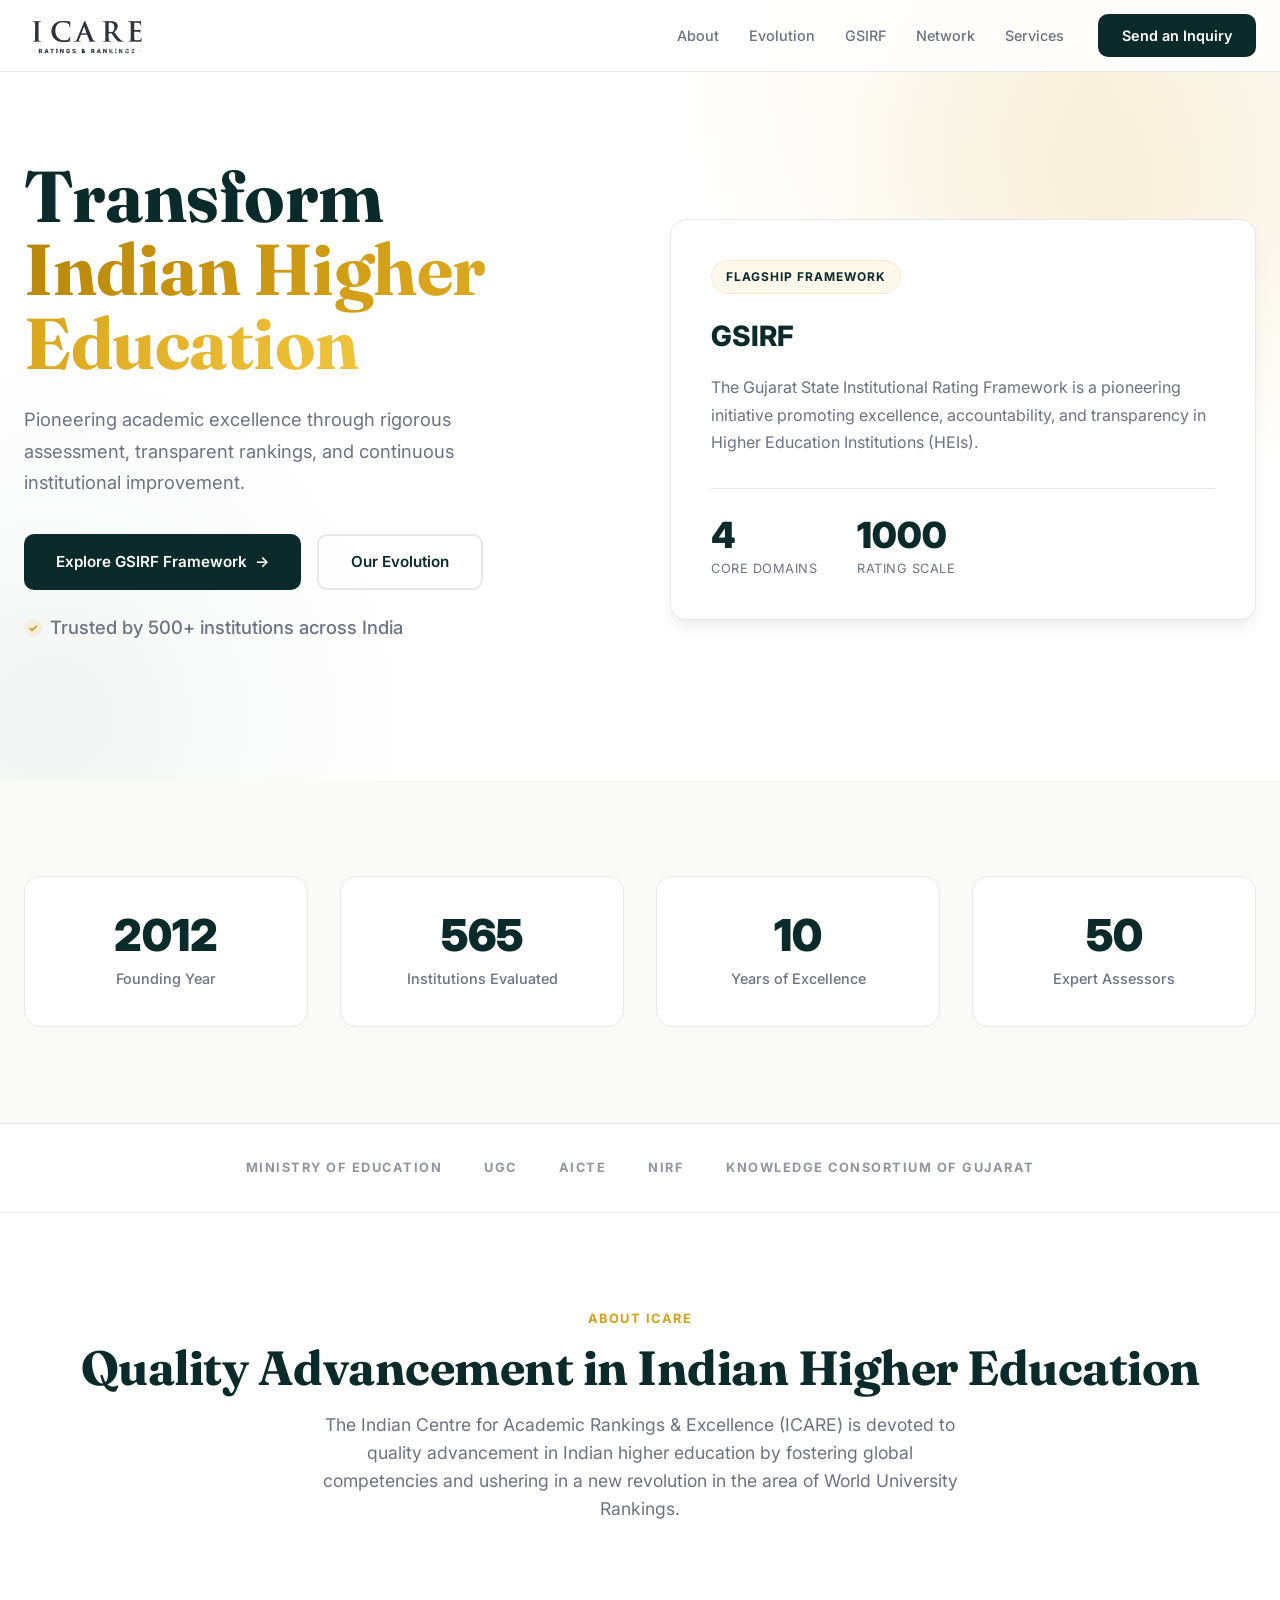
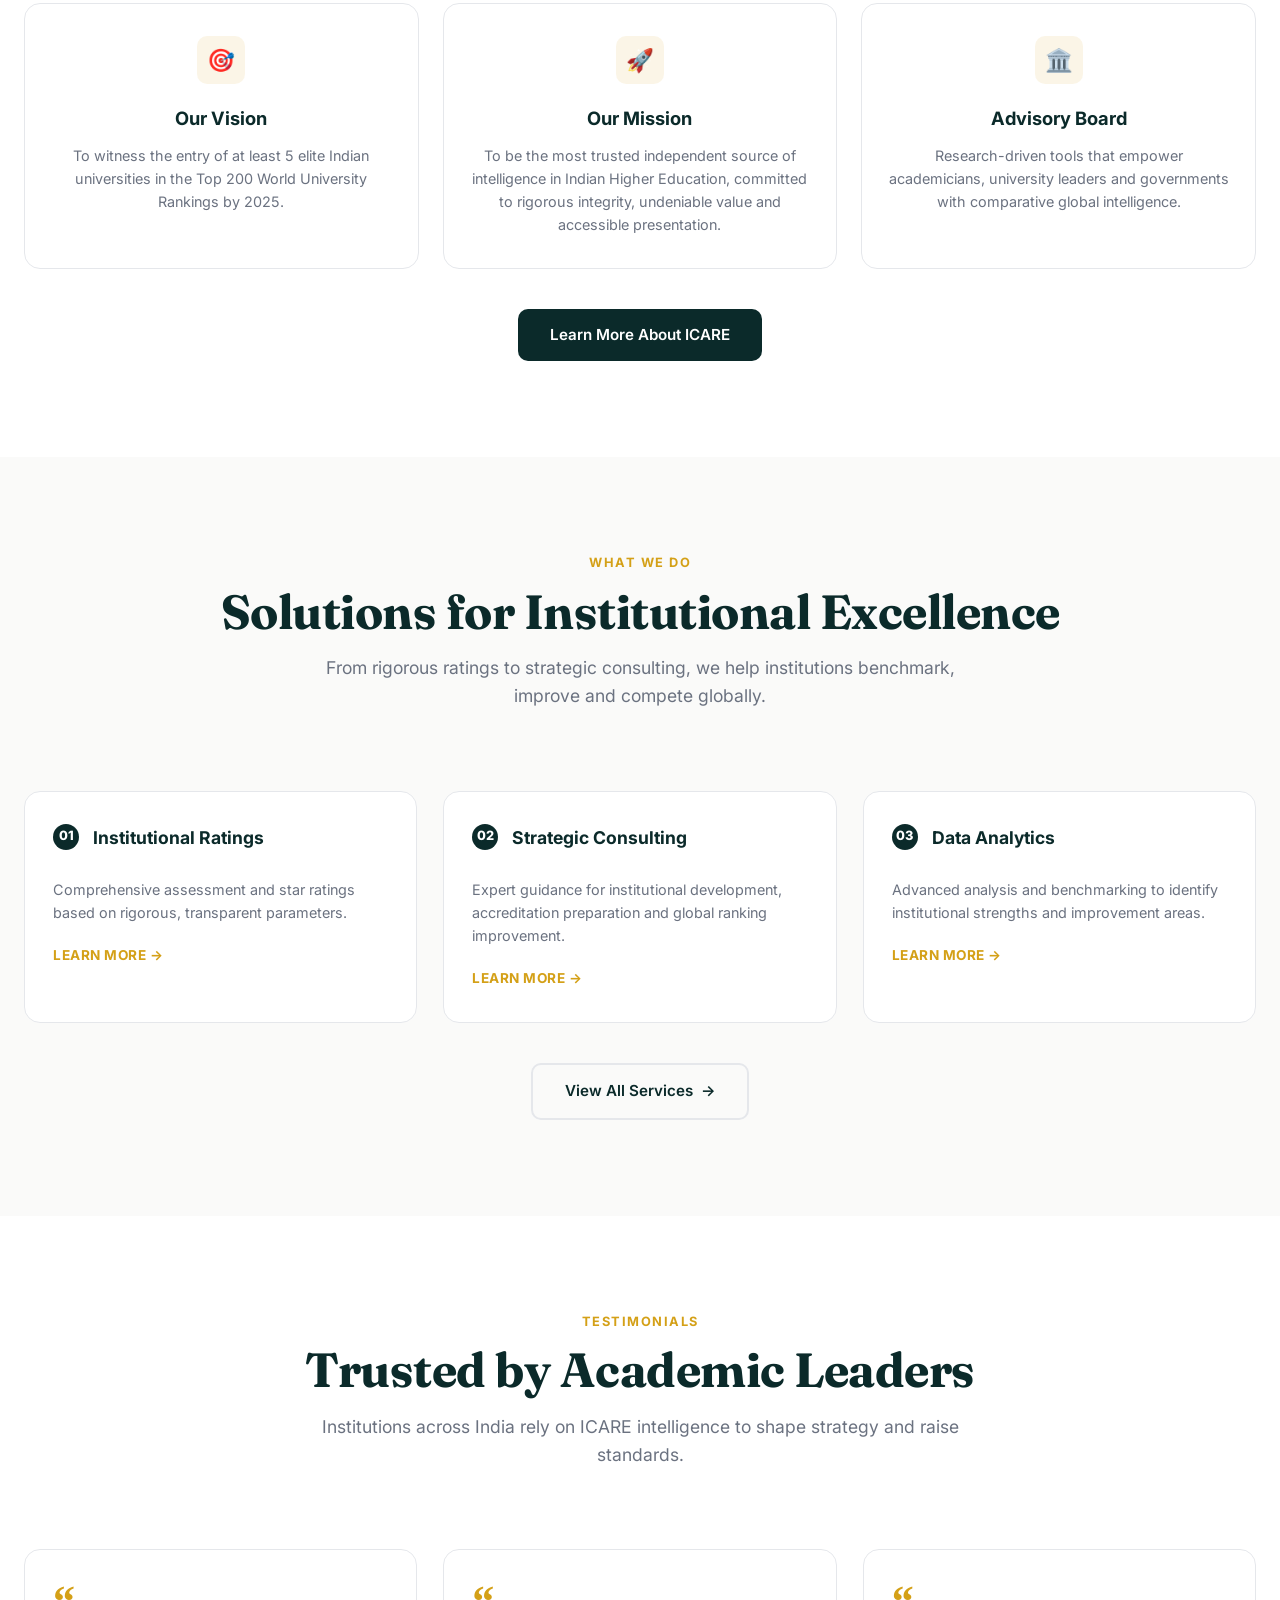
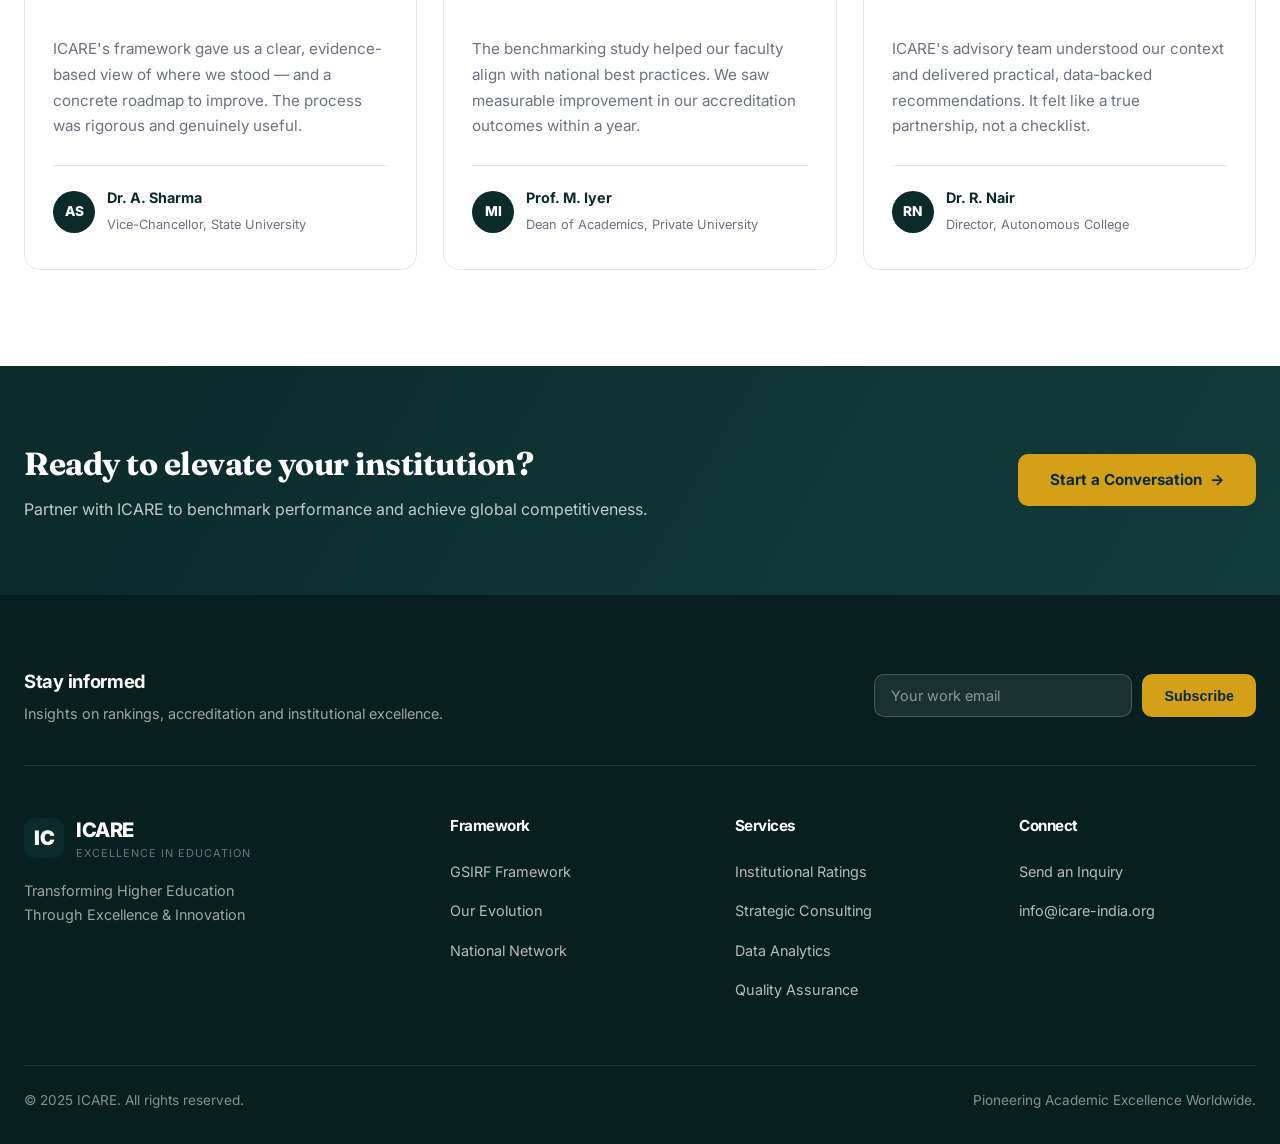
<file: index.html>
<!DOCTYPE html>
<html lang="en">
<head>
  <meta charset="UTF-8">
  <meta name="viewport" content="width=device-width, initial-scale=1.0">
  <title>ICARE | Indian Center for Academic Rankings & Excellence</title>
  <meta name="description" content="India's leading academic excellence authority. Pioneering academic excellence through rigorous assessment, transparent rankings, and continuous institutional improvement.">
  <link rel="preconnect" href="https://fonts.googleapis.com">
  <link rel="preconnect" href="https://fonts.gstatic.com" crossorigin>
  <link href="https://fonts.googleapis.com/css2?family=Fraunces:opsz,wght@9..144,600;9..144,700&family=Inter:wght@400;500;600;700;800;900&display=swap" rel="stylesheet">
  <link rel="icon" type="image/png" href="assets/images/icare-logo.png">
  <link rel="stylesheet" href="assets/css/style.css">
</head>
<body>

  <!-- Loading overlay -->
  <div class="loading-overlay" id="loadingOverlay">
    <div class="loading-inner">
      <img src="assets/images/icare-logo.png" alt="ICARE">
      <div class="loading-bar"><span></span></div>
    </div>
  </div>

  <!-- Header -->
  <header class="header" id="header">
    <div class="container">
      <a href="index.html" class="logo">
        <img src="assets/images/icare-logo.png" alt="ICARE — Excellence in Education" class="logo-img">
      </a>

      <nav class="nav">
        <ul class="nav-links">
          <li><a href="about.html">About</a></li>
          <li><a href="evolution.html">Evolution</a></li>
          <li><a href="gsirf.html">GSIRF</a></li>
          <li><a href="network.html">Network</a></li>
          <li><a href="services.html">Services</a></li>
        </ul>
        <a href="contact.html" class="nav-cta">Send an Inquiry</a>
      </nav>

      <button class="menu-btn" id="menuBtn" aria-label="Toggle menu">☰</button>
    </div>
  </header>

  <!-- Hero -->
  <section class="hero">
    <div class="container">
      <div class="hero-content fade-in" style="animation-delay:0.1s">
        <h1>Transform <span>Indian Higher Education</span></h1>
        <p>Pioneering academic excellence through rigorous assessment, transparent rankings, and continuous institutional improvement.</p>
        <div class="hero-cta">
          <a href="gsirf.html" class="btn btn-primary">Explore GSIRF Framework <span class="arrow">→</span></a>
          <a href="evolution.html" class="btn btn-outline">Our Evolution</a>
        </div>
        <p class="hero-note fade-in" style="animation-delay:0.45s">Trusted by 500+ institutions across India</p>
      </div>

      <div class="hero-visual fade-in" style="animation-delay:0.4s">
        <div class="hero-card">
          <div class="hero-badge">FLAGSHIP FRAMEWORK</div>
          <h3>GSIRF</h3>
          <p>The Gujarat State Institutional Rating Framework is a pioneering initiative promoting excellence, accountability, and transparency in Higher Education Institutions (HEIs).</p>
          <div class="stat-row">
            <div class="stat-item">
              <div class="stat-number">4</div>
              <div class="stat-label">Core Domains</div>
            </div>
            <div class="stat-item">
              <div class="stat-number">1000</div>
              <div class="stat-label">Rating Scale</div>
            </div>
          </div>
        </div>
      </div>
    </div>
  </section>

  <!-- Stats -->
  <section class="stats">
    <div class="container">
      <div class="stats-grid">
        <div class="stat-card fade-in">
          <div class="number">2012</div>
          <div class="label">Founding Year</div>
        </div>
        <div class="stat-card fade-in">
          <div class="number" data-count="565">0</div>
          <div class="label">Institutions Evaluated</div>
        </div>
        <div class="stat-card fade-in">
          <div class="number" data-count="10">0</div>
          <div class="label">Years of Excellence</div>
        </div>
        <div class="stat-card fade-in">
          <div class="number" data-count="50">0</div>
          <div class="label">Expert Assessors</div>
        </div>
      </div>
    </div>
  </section>

  <!-- Partners -->
  <section class="partners">
    <div class="container">
      <span>Ministry of Education</span>
      <span>UGC</span>
      <span>AICTE</span>
      <span>NIRF</span>
      <span>Knowledge Consortium of Gujarat</span>
    </div>
  </section>

  <!-- Overview -->
  <section class="section">
    <div class="container">
      <div class="section-header fade-in">
        <span class="kicker">About ICARE</span>
        <h2>Quality Advancement in Indian Higher Education</h2>
        <p>The Indian Centre for Academic Rankings &amp; Excellence (ICARE) is devoted to quality advancement in Indian higher education by fostering global competencies and ushering in a new revolution in the area of World University Rankings.</p>
      </div>
      <div class="framework-grid">
        <div class="framework-card fade-in">
          <div class="framework-icon">🎯</div>
          <h3>Our Vision</h3>
          <p>To witness the entry of at least 5 elite Indian universities in the Top 200 World University Rankings by 2025.</p>
        </div>
        <div class="framework-card fade-in" style="animation-delay:0.1s">
          <div class="framework-icon">🚀</div>
          <h3>Our Mission</h3>
          <p>To be the most trusted independent source of intelligence in Indian Higher Education, committed to rigorous integrity, undeniable value and accessible presentation.</p>
        </div>
        <div class="framework-card fade-in" style="animation-delay:0.2s">
          <div class="framework-icon">🏛️</div>
          <h3>Advisory Board</h3>
          <p>Research-driven tools that empower academicians, university leaders and governments with comparative global intelligence.</p>
        </div>
      </div>
      <div style="text-align:center;margin-top:40px;">
        <a href="about.html" class="btn btn-primary">Learn More About ICARE</a>
      </div>
    </div>
  </section>

  <!-- Services Preview -->
  <section class="section" style="background:var(--bg-off);">
    <div class="container">
      <div class="section-header fade-in">
        <span class="kicker">What We Do</span>
        <h2>Solutions for Institutional Excellence</h2>
        <p>From rigorous ratings to strategic consulting, we help institutions benchmark, improve and compete globally.</p>
      </div>
      <div class="services-grid">
        <div class="service-card fade-in">
          <div class="service-header">
            <div class="service-number">01</div>
            <div><h3>Institutional Ratings</h3></div>
          </div>
          <p>Comprehensive assessment and star ratings based on rigorous, transparent parameters.</p>
          <a href="services.html" class="service-link">Learn More →</a>
        </div>
        <div class="service-card fade-in" style="animation-delay:0.1s">
          <div class="service-header">
            <div class="service-number">02</div>
            <div><h3>Strategic Consulting</h3></div>
          </div>
          <p>Expert guidance for institutional development, accreditation preparation and global ranking improvement.</p>
          <a href="services.html" class="service-link">Learn More →</a>
        </div>
        <div class="service-card fade-in" style="animation-delay:0.2s">
          <div class="service-header">
            <div class="service-number">03</div>
            <div><h3>Data Analytics</h3></div>
          </div>
          <p>Advanced analysis and benchmarking to identify institutional strengths and improvement areas.</p>
          <a href="services.html" class="service-link">Learn More →</a>
        </div>
      </div>
      <div style="text-align:center;margin-top:40px;">
        <a href="services.html" class="btn btn-outline">View All Services <span class="arrow">→</span></a>
      </div>
    </div>
  </section>

  <!-- Testimonials -->
  <section class="section">
    <div class="container">
      <div class="section-header fade-in">
        <span class="kicker">Testimonials</span>
        <h2>Trusted by Academic Leaders</h2>
        <p>Institutions across India rely on ICARE intelligence to shape strategy and raise standards.</p>
      </div>
      <div class="testimonials-grid">
        <div class="testimonial-card fade-in">
          <div class="testimonial-quote-mark">&ldquo;</div>
          <p>ICARE's framework gave us a clear, evidence-based view of where we stood — and a concrete roadmap to improve. The process was rigorous and genuinely useful.</p>
          <div class="testimonial-author">
            <div class="testimonial-avatar">AS</div>
            <div>
              <h4>Dr. A. Sharma</h4>
              <span>Vice-Chancellor, State University</span>
            </div>
          </div>
        </div>
        <div class="testimonial-card fade-in" style="animation-delay:0.1s">
          <div class="testimonial-quote-mark">&ldquo;</div>
          <p>The benchmarking study helped our faculty align with national best practices. We saw measurable improvement in our accreditation outcomes within a year.</p>
          <div class="testimonial-author">
            <div class="testimonial-avatar">MI</div>
            <div>
              <h4>Prof. M. Iyer</h4>
              <span>Dean of Academics, Private University</span>
            </div>
          </div>
        </div>
        <div class="testimonial-card fade-in" style="animation-delay:0.2s">
          <div class="testimonial-quote-mark">&ldquo;</div>
          <p>ICARE's advisory team understood our context and delivered practical, data-backed recommendations. It felt like a true partnership, not a checklist.</p>
          <div class="testimonial-author">
            <div class="testimonial-avatar">RN</div>
            <div>
              <h4>Dr. R. Nair</h4>
              <span>Director, Autonomous College</span>
            </div>
          </div>
        </div>
      </div>
    </div>
  </section>

  <!-- CTA -->
  <section class="cta-band">
    <div class="container">
      <div>
        <h2>Ready to elevate your institution?</h2>
        <p>Partner with ICARE to benchmark performance and achieve global competitiveness.</p>
      </div>
      <a href="contact.html" class="btn btn-accent">Start a Conversation <span class="arrow">→</span></a>
    </div>
  </section>

  <!-- Footer -->
  <footer class="footer">
    <div class="container">
      <div class="footer-top">
        <div>
          <h4>Stay informed</h4>
          <p>Insights on rankings, accreditation and institutional excellence.</p>
        </div>
        <form class="newsletter-form" onsubmit="return false;">
          <input type="email" placeholder="Your work email" aria-label="Email address" required>
          <button type="submit">Subscribe</button>
        </form>
      </div>
      <div class="footer-grid">
        <div class="footer-brand">
          <a href="index.html" class="logo">
            <div class="logo-mark">IC</div>
            <div class="logo-wrapper">
              <div class="logo-text">ICARE</div>
              <div class="logo-sub">Excellence in Education</div>
            </div>
          </a>
          <p>Transforming Higher Education Through Excellence &amp; Innovation</p>
        </div>

        <div class="footer-col">
          <h4>Framework</h4>
          <ul>
            <li><a href="gsirf.html">GSIRF Framework</a></li>
            <li><a href="evolution.html">Our Evolution</a></li>
            <li><a href="network.html">National Network</a></li>
          </ul>
        </div>

        <div class="footer-col">
          <h4>Services</h4>
          <ul>
            <li><a href="services.html">Institutional Ratings</a></li>
            <li><a href="services.html">Strategic Consulting</a></li>
            <li><a href="services.html">Data Analytics</a></li>
            <li><a href="services.html">Quality Assurance</a></li>
          </ul>
        </div>

        <div class="footer-col">
          <h4>Connect</h4>
          <ul>
            <li><a href="contact.html">Send an Inquiry</a></li>
            <li><a href="mailto:info@icare-india.org">info@icare-india.org</a></li>
          </ul>
        </div>
      </div>

      <div class="footer-bottom">
        <span>© 2025 ICARE. All rights reserved.</span>
        <span>Pioneering Academic Excellence Worldwide.</span>
      </div>
    </div>
  </footer>

  <button class="back-to-top" id="backToTop" aria-label="Back to top">↑</button>

  <script src="assets/js/main.js"></script>
</body>
</html>
</file>
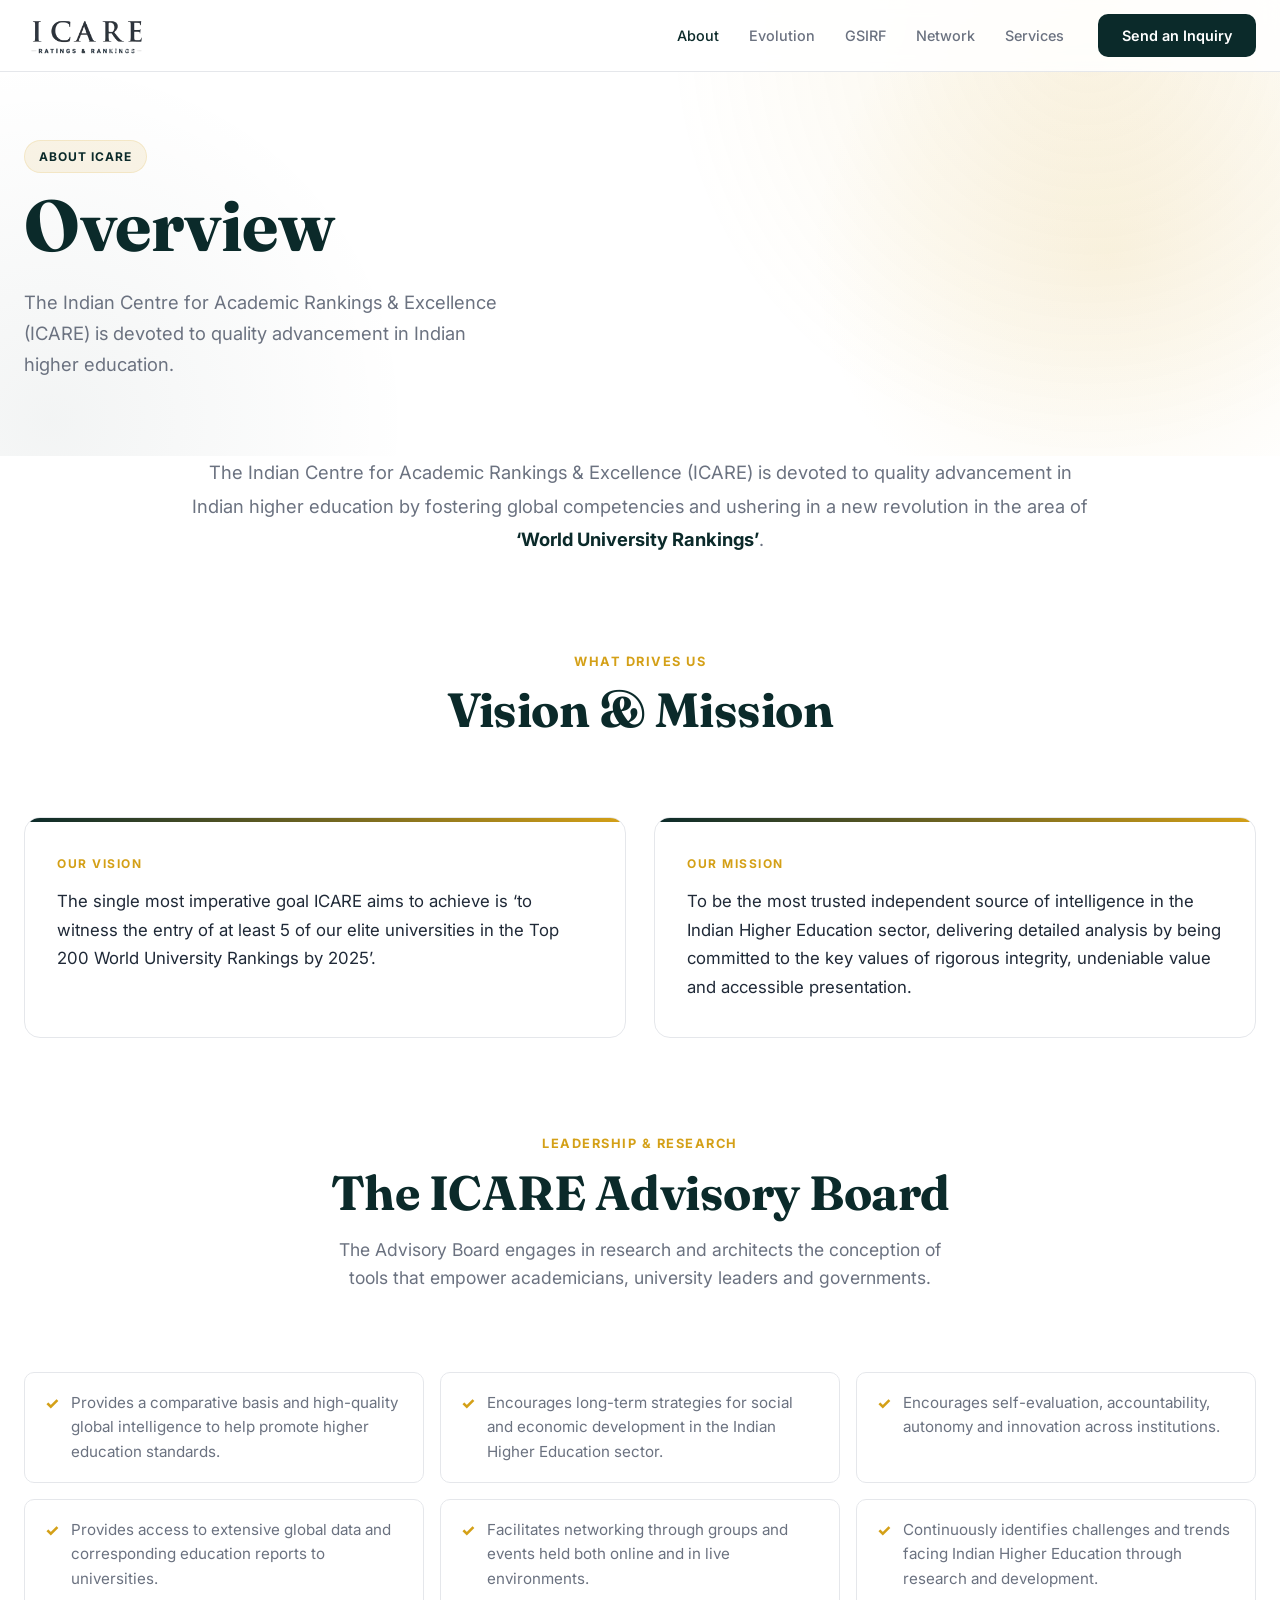
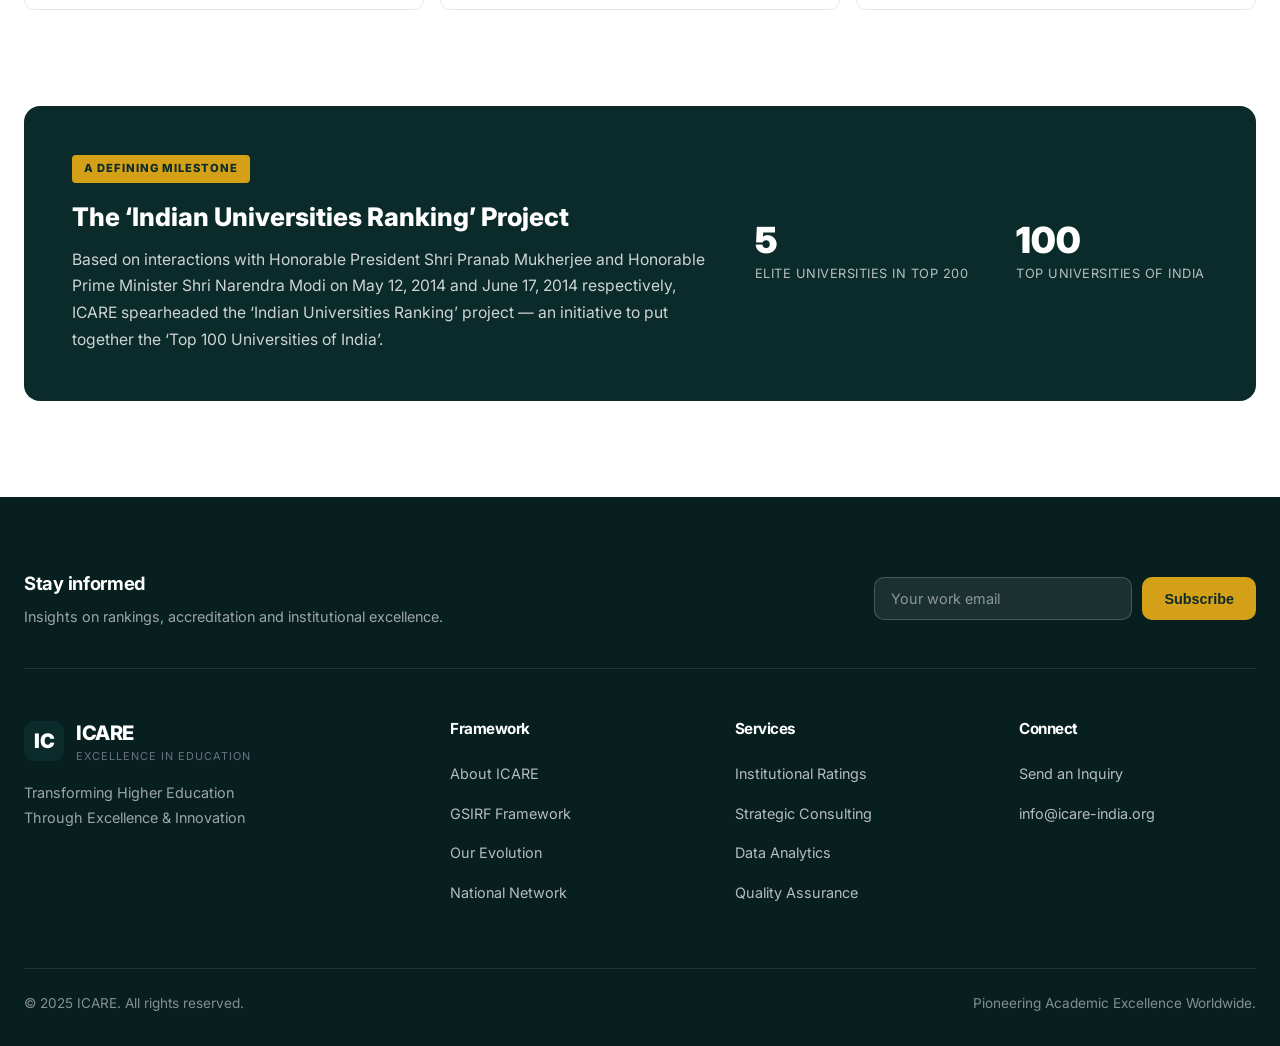
<file: about.html>
<!DOCTYPE html>
<html lang="en">
<head>
  <meta charset="UTF-8">
  <meta name="viewport" content="width=device-width, initial-scale=1.0">
  <title>About | ICARE — Indian Center for Academic Rankings & Excellence</title>
  <meta name="description" content="ICARE is devoted to quality advancement in Indian higher education by fostering global competencies and ushering in a new revolution in World University Rankings.">
  <link rel="preconnect" href="https://fonts.googleapis.com">
  <link rel="preconnect" href="https://fonts.gstatic.com" crossorigin>
  <link href="https://fonts.googleapis.com/css2?family=Fraunces:opsz,wght@9..144,600;9..144,700&family=Inter:wght@400;500;600;700;800;900&display=swap" rel="stylesheet">
  <link rel="icon" type="image/png" href="assets/images/icare-logo.png">
  <link rel="stylesheet" href="assets/css/style.css">
</head>
<body>

  <!-- Header -->
  <header class="header" id="header">
    <div class="container">
      <a href="index.html" class="logo">
        <img src="assets/images/icare-logo.png" alt="ICARE — Excellence in Education" class="logo-img">
      </a>

      <nav class="nav">
        <ul class="nav-links">
          <li><a href="about.html" class="active">About</a></li>
          <li><a href="evolution.html">Evolution</a></li>
          <li><a href="gsirf.html">GSIRF</a></li>
          <li><a href="network.html">Network</a></li>
          <li><a href="services.html">Services</a></li>
        </ul>
        <a href="contact.html" class="nav-cta">Send an Inquiry</a>
      </nav>

      <button class="menu-btn" id="menuBtn" aria-label="Toggle menu">☰</button>
    </div>
  </header>

  <!-- Page Hero -->
  <section class="hero" style="padding-top:140px;padding-bottom:40px;">
    <div class="container">
      <div class="hero-content fade-in" style="animation-delay:0.1s">
        <div style="display:inline-flex;align-items:center;gap:8px;background:var(--accent-light);color:var(--primary);font-size:0.75rem;font-weight:700;text-transform:uppercase;letter-spacing:1px;padding:6px 14px;border-radius:50px;border:1px solid rgba(212,160,23,0.15);margin-bottom:16px;">About ICARE</div>
        <h1>Overview</h1>
        <p>The Indian Centre for Academic Rankings &amp; Excellence (ICARE) is devoted to quality advancement in Indian higher education.</p>
      </div>
    </div>
  </section>

  <!-- Overview -->
  <section class="section" style="padding-top:0;">
    <div class="container">
      <p class="about-lead fade-in">The Indian Centre for Academic Rankings &amp; Excellence (ICARE) is devoted to quality advancement in Indian higher education by fostering global competencies and ushering in a new revolution in the area of <strong>‘World University Rankings’</strong>.</p>
    </div>
  </section>

  <!-- Vision & Mission -->
  <section class="section" style="padding-top:0;">
    <div class="container">
      <div class="section-header fade-in">
        <span class="kicker">What Drives Us</span>
        <h2>Vision &amp; Mission</h2>
      </div>
      <div class="vision-grid">
        <div class="vision-card fade-in" style="animation-delay:0.1s">
          <div class="label">Our Vision</div>
          <p>The single most imperative goal ICARE aims to achieve is ‘to witness the entry of at least 5 of our elite universities in the Top 200 World University Rankings by 2025’.</p>
        </div>
        <div class="vision-card fade-in" style="animation-delay:0.2s">
          <div class="label">Our Mission</div>
          <p>To be the most trusted independent source of intelligence in the Indian Higher Education sector, delivering detailed analysis by being committed to the key values of rigorous integrity, undeniable value and accessible presentation.</p>
        </div>
      </div>
    </div>
  </section>

  <!-- Advisory Board -->
  <section class="section" style="padding-top:0;">
    <div class="container">
      <div class="section-header fade-in">
        <span class="kicker">Leadership &amp; Research</span>
        <h2>The ICARE Advisory Board</h2>
        <p>The Advisory Board engages in research and architects the conception of tools that empower academicians, university leaders and governments.</p>
      </div>
      <ul class="about-list fade-in">
        <li>Provides a comparative basis and high-quality global intelligence to help promote higher education standards.</li>
        <li>Encourages long-term strategies for social and economic development in the Indian Higher Education sector.</li>
        <li>Encourages self-evaluation, accountability, autonomy and innovation across institutions.</li>
        <li>Provides access to extensive global data and corresponding education reports to universities.</li>
        <li>Facilitates networking through groups and events held both online and in live environments.</li>
        <li>Continuously identifies challenges and trends facing Indian Higher Education through research and development.</li>
      </ul>
    </div>
  </section>

  <!-- Milestone -->
  <section class="section" style="padding-top:0;">
    <div class="container">
      <div class="milestone-band fade-in">
        <div>
          <span class="milestone-tag">A Defining Milestone</span>
          <h3>The ‘Indian Universities Ranking’ Project</h3>
          <p>Based on interactions with Honorable President Shri Pranab Mukherjee and Honorable Prime Minister Shri Narendra Modi on May 12, 2014 and June 17, 2014 respectively, ICARE spearheaded the ‘Indian Universities Ranking’ project — an initiative to put together the ‘Top 100 Universities of India’.</p>
        </div>
        <div class="stat-row" style="border-top:none;padding-top:0;gap:48px;">
          <div class="stat-item">
            <div class="stat-number" style="color:#FFFFFF;">5</div>
            <div class="stat-label" style="color:rgba(255,255,255,0.7);">Elite Universities in Top 200</div>
          </div>
          <div class="stat-item">
            <div class="stat-number" style="color:#FFFFFF;">100</div>
            <div class="stat-label" style="color:rgba(255,255,255,0.7);">Top Universities of India</div>
          </div>
        </div>
      </div>
    </div>
  </section>

  <!-- Footer -->
  <footer class="footer">
    <div class="container">
      <div class="footer-top">
        <div>
          <h4>Stay informed</h4>
          <p>Insights on rankings, accreditation and institutional excellence.</p>
        </div>
        <form class="newsletter-form" onsubmit="return false;">
          <input type="email" placeholder="Your work email" aria-label="Email address" required>
          <button type="submit">Subscribe</button>
        </form>
      </div>
      <div class="footer-grid">
        <div class="footer-brand">
          <a href="index.html" class="logo">
            <div class="logo-mark">IC</div>
            <div class="logo-wrapper">
              <div class="logo-text">ICARE</div>
              <div class="logo-sub">Excellence in Education</div>
            </div>
          </a>
          <p>Transforming Higher Education Through Excellence &amp; Innovation</p>
        </div>

        <div class="footer-col">
          <h4>Framework</h4>
          <ul>
            <li><a href="about.html">About ICARE</a></li>
            <li><a href="gsirf.html">GSIRF Framework</a></li>
            <li><a href="evolution.html">Our Evolution</a></li>
            <li><a href="network.html">National Network</a></li>
          </ul>
        </div>

        <div class="footer-col">
          <h4>Services</h4>
          <ul>
            <li><a href="services.html">Institutional Ratings</a></li>
            <li><a href="services.html">Strategic Consulting</a></li>
            <li><a href="services.html">Data Analytics</a></li>
            <li><a href="services.html">Quality Assurance</a></li>
          </ul>
        </div>

        <div class="footer-col">
          <h4>Connect</h4>
          <ul>
            <li><a href="contact.html">Send an Inquiry</a></li>
            <li><a href="mailto:info@icare-india.org">info@icare-india.org</a></li>
          </ul>
        </div>
      </div>

      <div class="footer-bottom">
        <span>© 2025 ICARE. All rights reserved.</span>
        <span>Pioneering Academic Excellence Worldwide.</span>
      </div>
    </div>
  </footer>

  <button class="back-to-top" id="backToTop" aria-label="Back to top">↑</button>

  <script src="assets/js/main.js"></script>
</body>
</html>
</file>
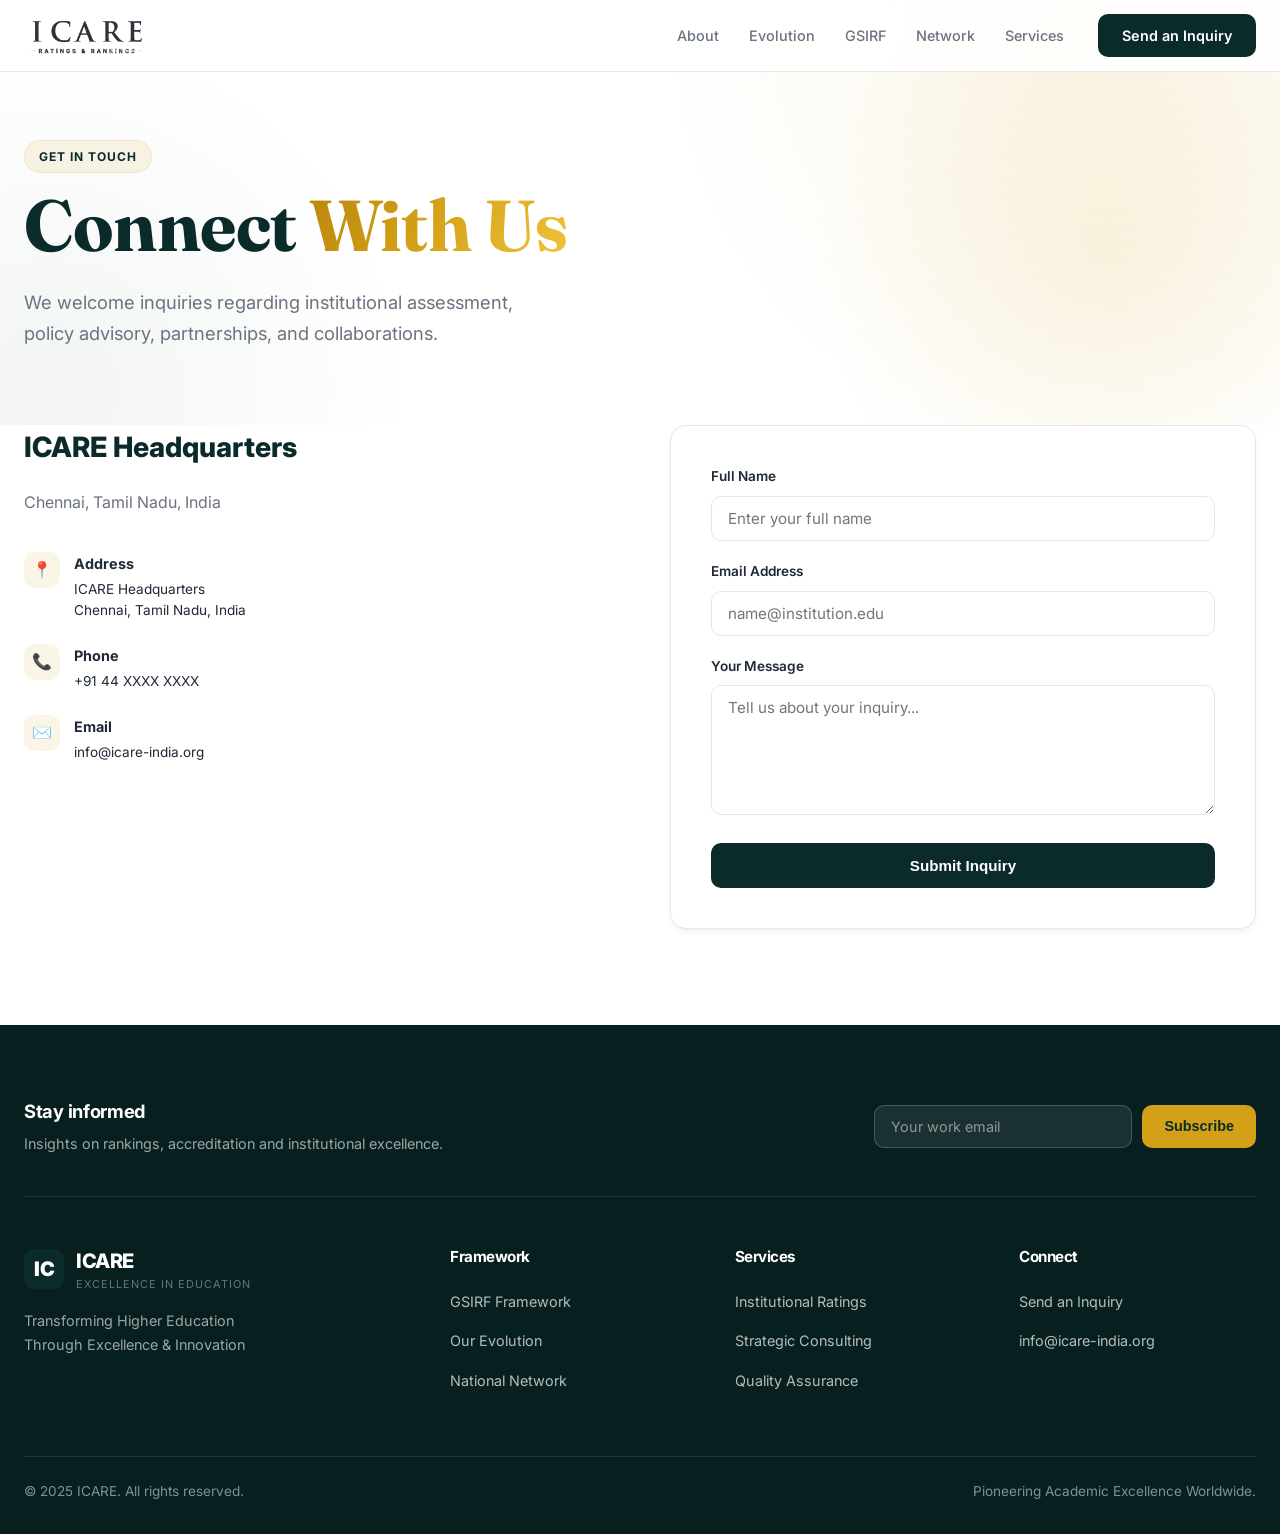
<file: contact.html>
<!DOCTYPE html>
<html lang="en">
<head>
  <meta charset="UTF-8">
  <meta name="viewport" content="width=device-width, initial-scale=1.0">
  <title>Contact | ICARE — Indian Center for Academic Rankings & Excellence</title>
  <meta name="description" content="Get in touch with ICARE for institutional assessment, policy advisory, partnerships, and collaborations.">
  <link rel="preconnect" href="https://fonts.googleapis.com">
  <link rel="preconnect" href="https://fonts.gstatic.com" crossorigin>
  <link href="https://fonts.googleapis.com/css2?family=Fraunces:opsz,wght@9..144,600;9..144,700&family=Inter:wght@400;500;600;700;800;900&display=swap" rel="stylesheet">
  <link rel="icon" type="image/png" href="assets/images/icare-logo.png">
  <link rel="stylesheet" href="assets/css/style.css">
</head>
<body>

  <!-- Header -->
  <header class="header" id="header">
    <div class="container">
      <a href="index.html" class="logo">
        <img src="assets/images/icare-logo.png" alt="ICARE — Excellence in Education" class="logo-img">
      </a>

      <nav class="nav">
        <ul class="nav-links">
          <li><a href="about.html">About</a></li>
          <li><a href="evolution.html">Evolution</a></li>
          <li><a href="gsirf.html">GSIRF</a></li>
          <li><a href="network.html">Network</a></li>
          <li><a href="services.html">Services</a></li>
        </ul>
        <a href="#contactForm" class="nav-cta">Send an Inquiry</a>
      </nav>

      <button class="menu-btn" id="menuBtn" aria-label="Toggle menu">☰</button>
    </div>
  </header>

  <!-- Page Hero -->
  <section class="hero" style="padding-top:140px;padding-bottom:40px;">
    <div class="container">
      <div class="hero-content fade-in" style="animation-delay:0.1s">
        <div style="display:inline-flex;align-items:center;gap:8px;background:var(--accent-light);color:var(--primary);font-size:0.75rem;font-weight:700;text-transform:uppercase;letter-spacing:1px;padding:6px 14px;border-radius:50px;border:1px solid rgba(212,160,23,0.15);margin-bottom:16px;">Get in Touch</div>
        <h1>Connect <span>With Us</span></h1>
        <p>We welcome inquiries regarding institutional assessment, policy advisory, partnerships, and collaborations.</p>
      </div>
    </div>
  </section>

  <!-- Contact -->
  <section class="section" style="padding-top:0;">
    <div class="container">
      <div class="contact-wrapper">
        <div class="contact-info fade-in" style="animation-delay:0.1s">
          <h3>ICARE Headquarters</h3>
          <p>Chennai, Tamil Nadu, India</p>

          <div class="contact-item">
            <div class="contact-icon">📍</div>
            <div>
              <h4>Address</h4>
              <p>ICARE Headquarters<br>Chennai, Tamil Nadu, India</p>
            </div>
          </div>

          <div class="contact-item">
            <div class="contact-icon">📞</div>
            <div>
              <h4>Phone</h4>
              <p>+91 44 XXXX XXXX</p>
            </div>
          </div>

          <div class="contact-item">
            <div class="contact-icon">✉️</div>
            <div>
              <h4>Email</h4>
              <p>info@icare-india.org</p>
            </div>
          </div>
        </div>

        <div class="contact-form fade-in" style="animation-delay:0.2s">
          <form id="contactForm">
            <div class="form-group">
              <label for="name">Full Name</label>
              <input type="text" id="name" name="name" placeholder="Enter your full name" required>
            </div>
            <div class="form-group">
              <label for="email">Email Address</label>
              <input type="email" id="email" name="email" placeholder="name@institution.edu" required>
            </div>
            <div class="form-group">
              <label for="message">Your Message</label>
              <textarea id="message" name="message" placeholder="Tell us about your inquiry..." required></textarea>
            </div>
            <button type="submit" class="btn btn-primary" style="width:100%;">Submit Inquiry</button>
          </form>
        </div>
      </div>
    </div>
  </section>

  <!-- Footer -->
  <footer class="footer">
    <div class="container">
      <div class="footer-top">
        <div>
          <h4>Stay informed</h4>
          <p>Insights on rankings, accreditation and institutional excellence.</p>
        </div>
        <form class="newsletter-form" onsubmit="return false;">
          <input type="email" placeholder="Your work email" aria-label="Email address" required>
          <button type="submit">Subscribe</button>
        </form>
      </div>
      <div class="footer-grid">
        <div class="footer-brand">
          <a href="index.html" class="logo">
            <div class="logo-mark">IC</div>
            <div class="logo-wrapper">
              <div class="logo-text">ICARE</div>
              <div class="logo-sub">Excellence in Education</div>
            </div>
          </a>
          <p>Transforming Higher Education Through Excellence &amp; Innovation</p>
        </div>

        <div class="footer-col">
          <h4>Framework</h4>
          <ul>
            <li><a href="gsirf.html">GSIRF Framework</a></li>
            <li><a href="evolution.html">Our Evolution</a></li>
            <li><a href="network.html">National Network</a></li>
          </ul>
        </div>

        <div class="footer-col">
          <h4>Services</h4>
          <ul>
            <li><a href="services.html">Institutional Ratings</a></li>
            <li><a href="services.html">Strategic Consulting</a></li>
            <li><a href="services.html">Quality Assurance</a></li>
          </ul>
        </div>

        <div class="footer-col">
          <h4>Connect</h4>
          <ul>
            <li><a href="contact.html">Send an Inquiry</a></li>
            <li><a href="mailto:info@icare-india.org">info@icare-india.org</a></li>
          </ul>
        </div>
      </div>

      <div class="footer-bottom">
        <span>© 2025 ICARE. All rights reserved.</span>
        <span>Pioneering Academic Excellence Worldwide.</span>
      </div>
    </div>
  </footer>

  <button class="back-to-top" id="backToTop" aria-label="Back to top">↑</button>

  <script src="assets/js/main.js"></script>
</body>
</html>
</file>
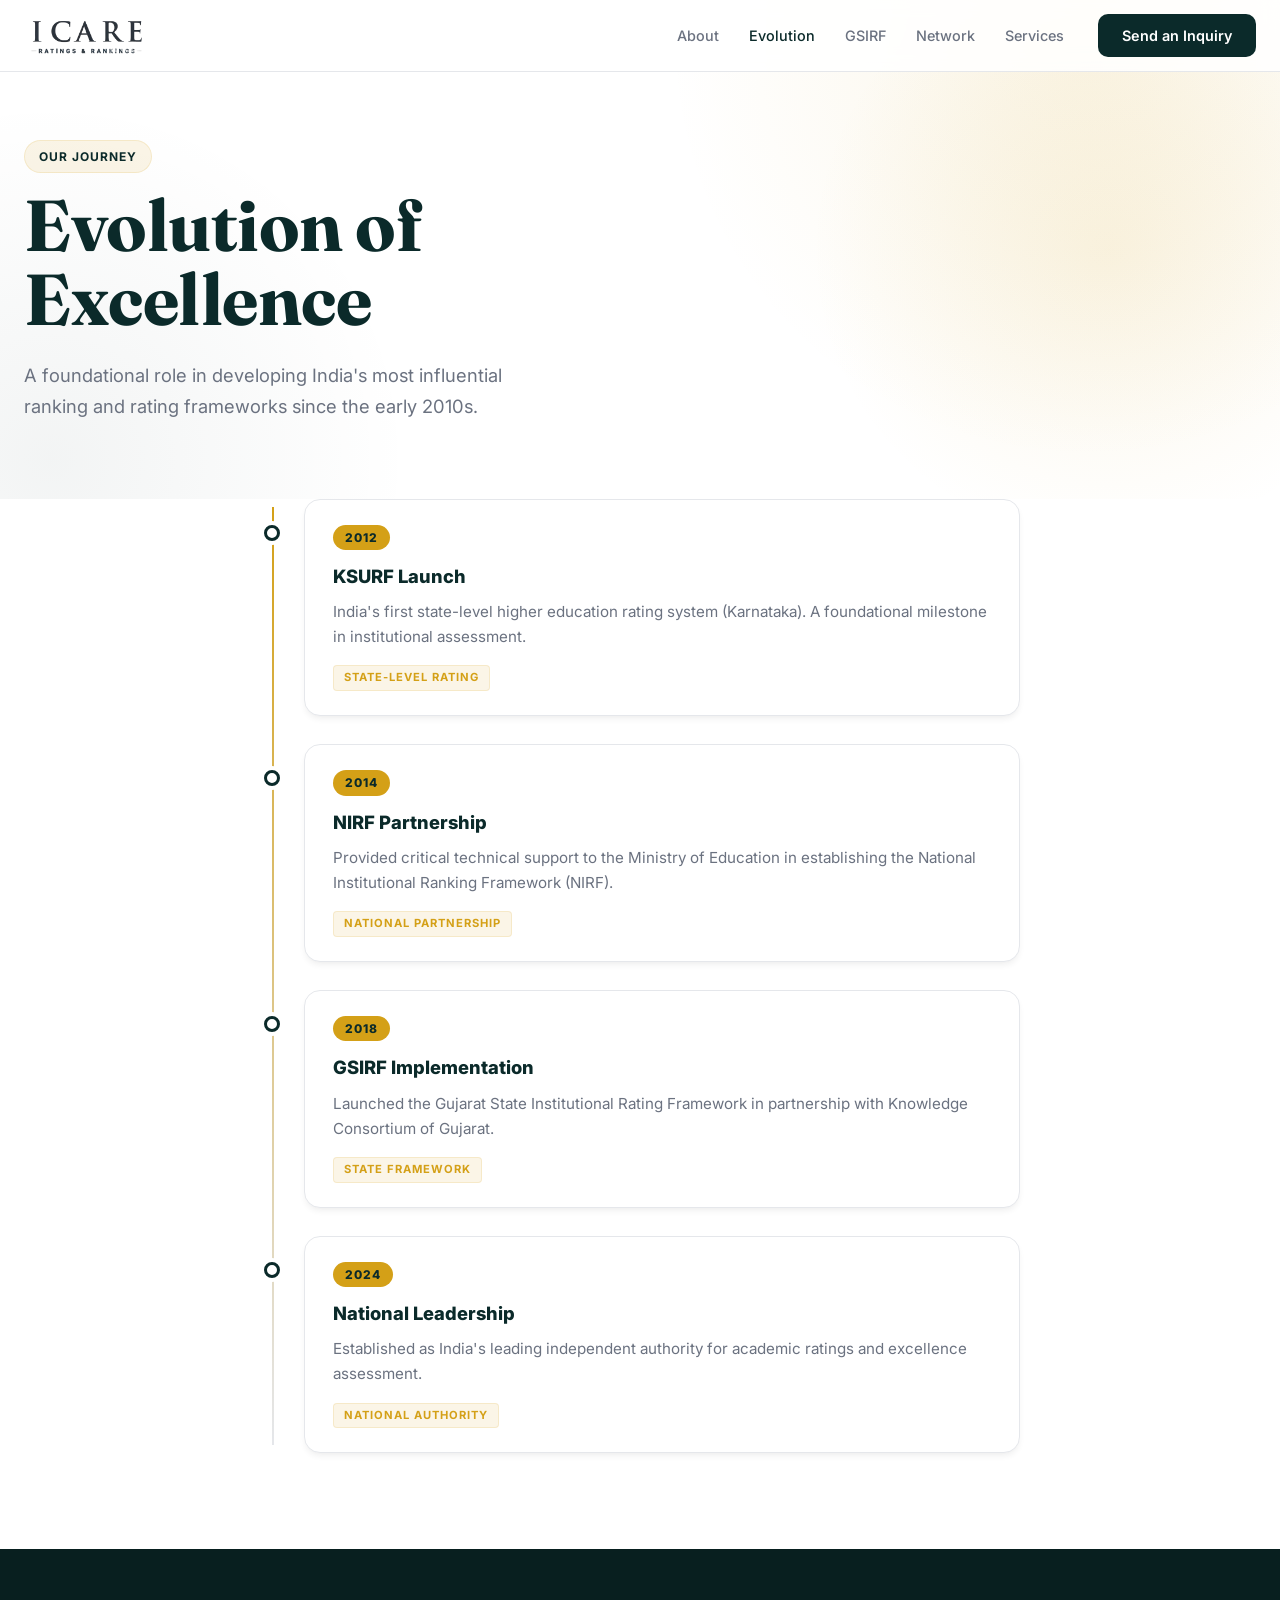
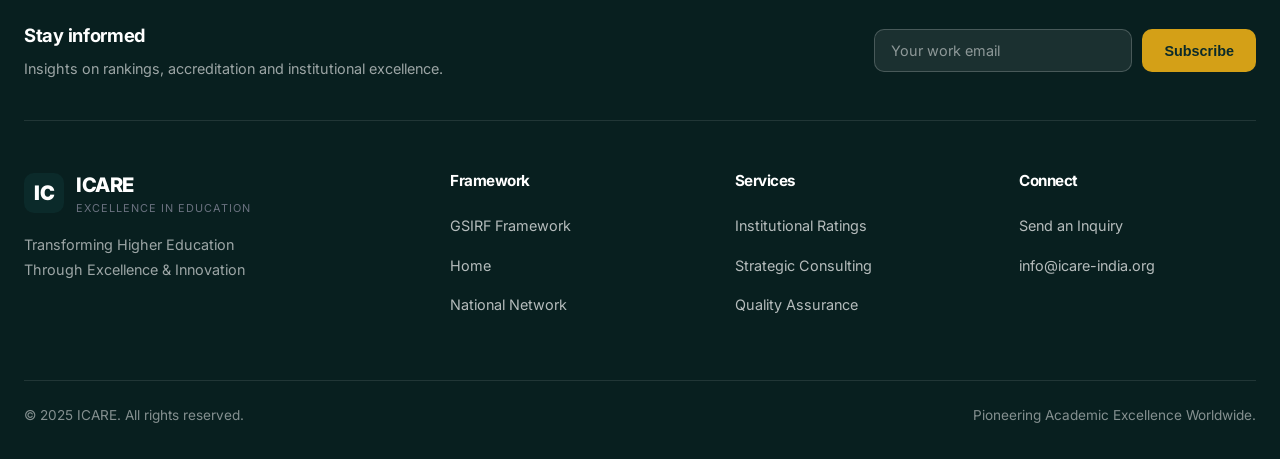
<file: evolution.html>
<!DOCTYPE html>
<html lang="en">
<head>
  <meta charset="UTF-8">
  <meta name="viewport" content="width=device-width, initial-scale=1.0">
  <title>Evolution | ICARE — Indian Center for Academic Rankings & Excellence</title>
  <meta name="description" content="Our journey from 2012 to national leadership. KSURF launch, NIRF partnership, GSIRF implementation.">
  <link rel="preconnect" href="https://fonts.googleapis.com">
  <link rel="preconnect" href="https://fonts.gstatic.com" crossorigin>
  <link href="https://fonts.googleapis.com/css2?family=Fraunces:opsz,wght@9..144,600;9..144,700&family=Inter:wght@400;500;600;700;800;900&display=swap" rel="stylesheet">
  <link rel="icon" type="image/png" href="assets/images/icare-logo.png">
  <link rel="stylesheet" href="assets/css/style.css">
</head>
<body>

  <!-- Header -->
  <header class="header" id="header">
    <div class="container">
      <a href="index.html" class="logo">
        <img src="assets/images/icare-logo.png" alt="ICARE — Excellence in Education" class="logo-img">
      </a>

      <nav class="nav">
        <ul class="nav-links">
          <li><a href="about.html">About</a></li>
          <li><a href="evolution.html" class="active">Evolution</a></li>
          <li><a href="gsirf.html">GSIRF</a></li>
          <li><a href="network.html">Network</a></li>
          <li><a href="services.html">Services</a></li>
        </ul>
        <a href="contact.html" class="nav-cta">Send an Inquiry</a>
      </nav>

      <button class="menu-btn" id="menuBtn" aria-label="Toggle menu">☰</button>
    </div>
  </header>

  <!-- Page Hero -->
  <section class="hero" style="padding-top:140px;padding-bottom:40px;">
    <div class="container">
      <div class="hero-content fade-in" style="animation-delay:0.1s">
        <div style="display:inline-flex;align-items:center;gap:8px;background:var(--accent-light);color:var(--primary);font-size:0.75rem;font-weight:700;text-transform:uppercase;letter-spacing:1px;padding:6px 14px;border-radius:50px;border:1px solid rgba(212,160,23,0.15);margin-bottom:16px;">Our Journey</div>
        <h1>Evolution of Excellence</h1>
        <p>A foundational role in developing India's most influential ranking and rating frameworks since the early 2010s.</p>
      </div>
    </div>
  </section>

  <!-- Timeline -->
  <section class="section" style="padding-top:0;">
    <div class="container">
      <div class="timeline fade-in" style="animation-delay:0.2s">

        <div class="timeline-item">
          <div class="timeline-marker"></div>
          <div class="timeline-card">
            <span class="timeline-year">2012</span>
            <h4>KSURF Launch</h4>
            <p>India's first state-level higher education rating system (Karnataka). A foundational milestone in institutional assessment.</p>
            <span class="timeline-tag">State-Level Rating</span>
          </div>
        </div>

        <div class="timeline-item">
          <div class="timeline-marker"></div>
          <div class="timeline-card">
            <span class="timeline-year">2014</span>
            <h4>NIRF Partnership</h4>
            <p>Provided critical technical support to the Ministry of Education in establishing the National Institutional Ranking Framework (NIRF).</p>
            <span class="timeline-tag">National Partnership</span>
          </div>
        </div>

        <div class="timeline-item">
          <div class="timeline-marker"></div>
          <div class="timeline-card">
            <span class="timeline-year">2018</span>
            <h4>GSIRF Implementation</h4>
            <p>Launched the Gujarat State Institutional Rating Framework in partnership with Knowledge Consortium of Gujarat.</p>
            <span class="timeline-tag">State Framework</span>
          </div>
        </div>

        <div class="timeline-item">
          <div class="timeline-marker"></div>
          <div class="timeline-card">
            <span class="timeline-year">2024</span>
            <h4>National Leadership</h4>
            <p>Established as India's leading independent authority for academic ratings and excellence assessment.</p>
            <span class="timeline-tag">National Authority</span>
          </div>
        </div>

      </div>
    </div>
  </section>

  <!-- Footer -->
  <footer class="footer">
    <div class="container">
      <div class="footer-top">
        <div>
          <h4>Stay informed</h4>
          <p>Insights on rankings, accreditation and institutional excellence.</p>
        </div>
        <form class="newsletter-form" onsubmit="return false;">
          <input type="email" placeholder="Your work email" aria-label="Email address" required>
          <button type="submit">Subscribe</button>
        </form>
      </div>
      <div class="footer-grid">
        <div class="footer-brand">
          <a href="index.html" class="logo">
            <div class="logo-mark">IC</div>
            <div class="logo-wrapper">
              <div class="logo-text">ICARE</div>
              <div class="logo-sub">Excellence in Education</div>
            </div>
          </a>
          <p>Transforming Higher Education Through Excellence &amp; Innovation</p>
        </div>

        <div class="footer-col">
          <h4>Framework</h4>
          <ul>
            <li><a href="gsirf.html">GSIRF Framework</a></li>
            <li><a href="index.html">Home</a></li>
            <li><a href="network.html">National Network</a></li>
          </ul>
        </div>

        <div class="footer-col">
          <h4>Services</h4>
          <ul>
            <li><a href="services.html">Institutional Ratings</a></li>
            <li><a href="services.html">Strategic Consulting</a></li>
            <li><a href="services.html">Quality Assurance</a></li>
          </ul>
        </div>

        <div class="footer-col">
          <h4>Connect</h4>
          <ul>
            <li><a href="contact.html">Send an Inquiry</a></li>
            <li><a href="mailto:info@icare-india.org">info@icare-india.org</a></li>
          </ul>
        </div>
      </div>

      <div class="footer-bottom">
        <span>© 2025 ICARE. All rights reserved.</span>
        <span>Pioneering Academic Excellence Worldwide.</span>
      </div>
    </div>
  </footer>

  <button class="back-to-top" id="backToTop" aria-label="Back to top">↑</button>

  <script src="assets/js/main.js"></script>
</body>
</html>
</file>
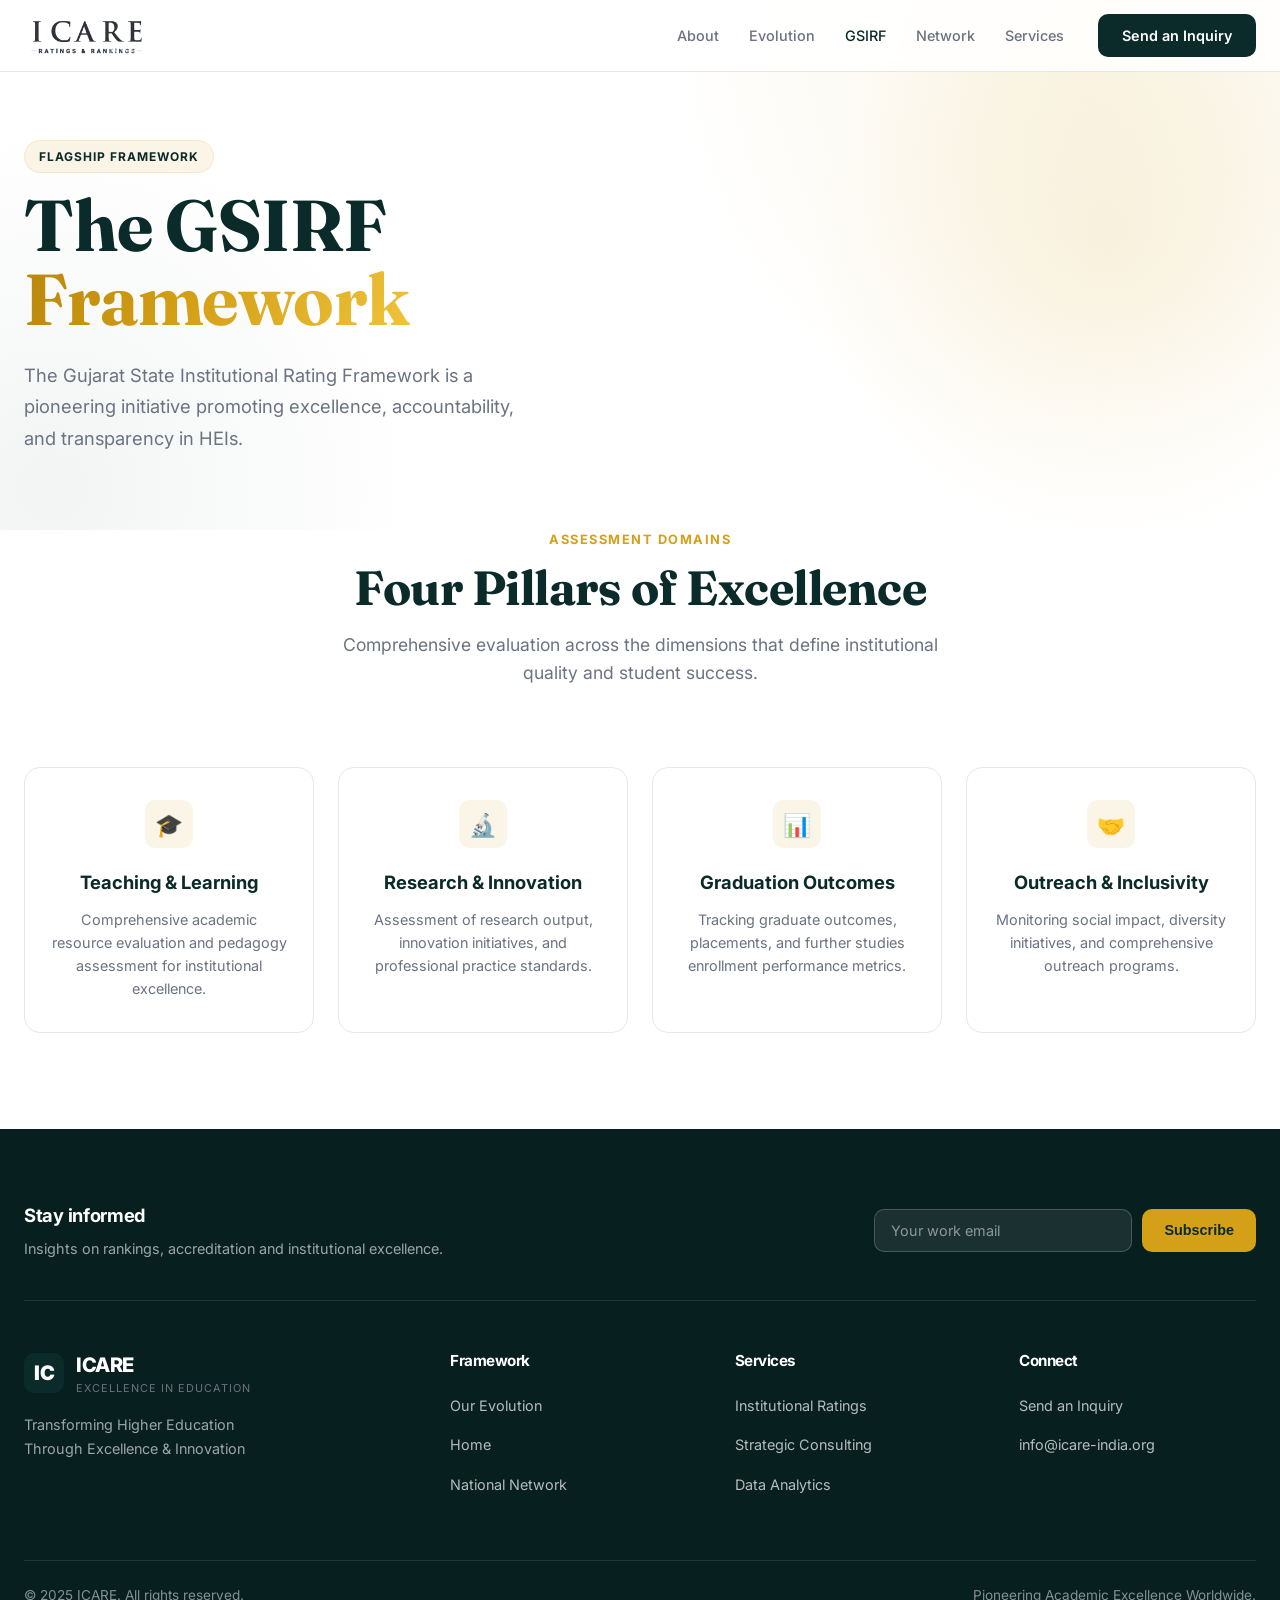
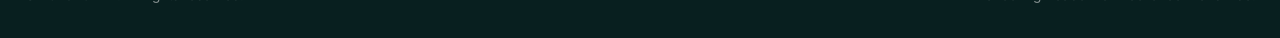
<file: gsirf.html>
<!DOCTYPE html>
<html lang="en">
<head>
  <meta charset="UTF-8">
  <meta name="viewport" content="width=device-width, initial-scale=1.0">
  <title>GSIRF Framework | ICARE — Indian Center for Academic Rankings & Excellence</title>
  <meta name="description" content="The Gujarat State Institutional Rating Framework — Teaching & Learning, Research & Innovation, Graduation Outcomes, Outreach & Inclusivity.">
  <link rel="preconnect" href="https://fonts.googleapis.com">
  <link rel="preconnect" href="https://fonts.gstatic.com" crossorigin>
  <link href="https://fonts.googleapis.com/css2?family=Fraunces:opsz,wght@9..144,600;9..144,700&family=Inter:wght@400;500;600;700;800;900&display=swap" rel="stylesheet">
  <link rel="icon" type="image/png" href="assets/images/icare-logo.png">
  <link rel="stylesheet" href="assets/css/style.css">
</head>
<body>

  <!-- Header -->
  <header class="header" id="header">
    <div class="container">
      <a href="index.html" class="logo">
        <img src="assets/images/icare-logo.png" alt="ICARE — Excellence in Education" class="logo-img">
      </a>

      <nav class="nav">
        <ul class="nav-links">
          <li><a href="about.html">About</a></li>
          <li><a href="evolution.html">Evolution</a></li>
          <li><a href="gsirf.html" class="active">GSIRF</a></li>
          <li><a href="network.html">Network</a></li>
          <li><a href="services.html">Services</a></li>
        </ul>
        <a href="contact.html" class="nav-cta">Send an Inquiry</a>
      </nav>

      <button class="menu-btn" id="menuBtn" aria-label="Toggle menu">☰</button>
    </div>
  </header>

  <!-- Page Hero -->
  <section class="hero" style="padding-top:140px;padding-bottom:40px;">
    <div class="container">
      <div class="hero-content fade-in" style="animation-delay:0.1s">
        <div style="display:inline-flex;align-items:center;gap:8px;background:var(--accent-light);color:var(--primary);font-size:0.75rem;font-weight:700;text-transform:uppercase;letter-spacing:1px;padding:6px 14px;border-radius:50px;border:1px solid rgba(212,160,23,0.15);margin-bottom:16px;">Flagship Framework</div>
        <h1>The GSIRF <span>Framework</span></h1>
        <p>The Gujarat State Institutional Rating Framework is a pioneering initiative promoting excellence, accountability, and transparency in HEIs.</p>
      </div>
    </div>
  </section>

  <!-- Framework Domains -->
  <section class="section" style="padding-top:0;">
    <div class="container">
      <div class="section-header fade-in">
        <span class="kicker">Assessment Domains</span>
        <h2>Four Pillars of Excellence</h2>
        <p>Comprehensive evaluation across the dimensions that define institutional quality and student success.</p>
      </div>

      <div class="framework-grid">
        <div class="framework-card fade-in" style="animation-delay:0.2s">
          <div class="framework-icon">🎓</div>
          <h3>Teaching & Learning</h3>
          <p>Comprehensive academic resource evaluation and pedagogy assessment for institutional excellence.</p>
        </div>
        <div class="framework-card fade-in" style="animation-delay:0.3s">
          <div class="framework-icon">🔬</div>
          <h3>Research & Innovation</h3>
          <p>Assessment of research output, innovation initiatives, and professional practice standards.</p>
        </div>
        <div class="framework-card fade-in" style="animation-delay:0.4s">
          <div class="framework-icon">📊</div>
          <h3>Graduation Outcomes</h3>
          <p>Tracking graduate outcomes, placements, and further studies enrollment performance metrics.</p>
        </div>
        <div class="framework-card fade-in" style="animation-delay:0.5s">
          <div class="framework-icon">🤝</div>
          <h3>Outreach & Inclusivity</h3>
          <p>Monitoring social impact, diversity initiatives, and comprehensive outreach programs.</p>
        </div>
      </div>
    </div>
  </section>

  <!-- Footer -->
  <footer class="footer">
    <div class="container">
      <div class="footer-top">
        <div>
          <h4>Stay informed</h4>
          <p>Insights on rankings, accreditation and institutional excellence.</p>
        </div>
        <form class="newsletter-form" onsubmit="return false;">
          <input type="email" placeholder="Your work email" aria-label="Email address" required>
          <button type="submit">Subscribe</button>
        </form>
      </div>
      <div class="footer-grid">
        <div class="footer-brand">
          <a href="index.html" class="logo">
            <div class="logo-mark">IC</div>
            <div class="logo-wrapper">
              <div class="logo-text">ICARE</div>
              <div class="logo-sub">Excellence in Education</div>
            </div>
          </a>
          <p>Transforming Higher Education Through Excellence &amp; Innovation</p>
        </div>

        <div class="footer-col">
          <h4>Framework</h4>
          <ul>
            <li><a href="evolution.html">Our Evolution</a></li>
            <li><a href="index.html">Home</a></li>
            <li><a href="network.html">National Network</a></li>
          </ul>
        </div>

        <div class="footer-col">
          <h4>Services</h4>
          <ul>
            <li><a href="services.html">Institutional Ratings</a></li>
            <li><a href="services.html">Strategic Consulting</a></li>
            <li><a href="services.html">Data Analytics</a></li>
          </ul>
        </div>

        <div class="footer-col">
          <h4>Connect</h4>
          <ul>
            <li><a href="contact.html">Send an Inquiry</a></li>
            <li><a href="mailto:info@icare-india.org">info@icare-india.org</a></li>
          </ul>
        </div>
      </div>

      <div class="footer-bottom">
        <span>© 2025 ICARE. All rights reserved.</span>
        <span>Pioneering Academic Excellence Worldwide.</span>
      </div>
    </div>
  </footer>

  <button class="back-to-top" id="backToTop" aria-label="Back to top">↑</button>

  <script src="assets/js/main.js"></script>
</body>
</html>
</file>
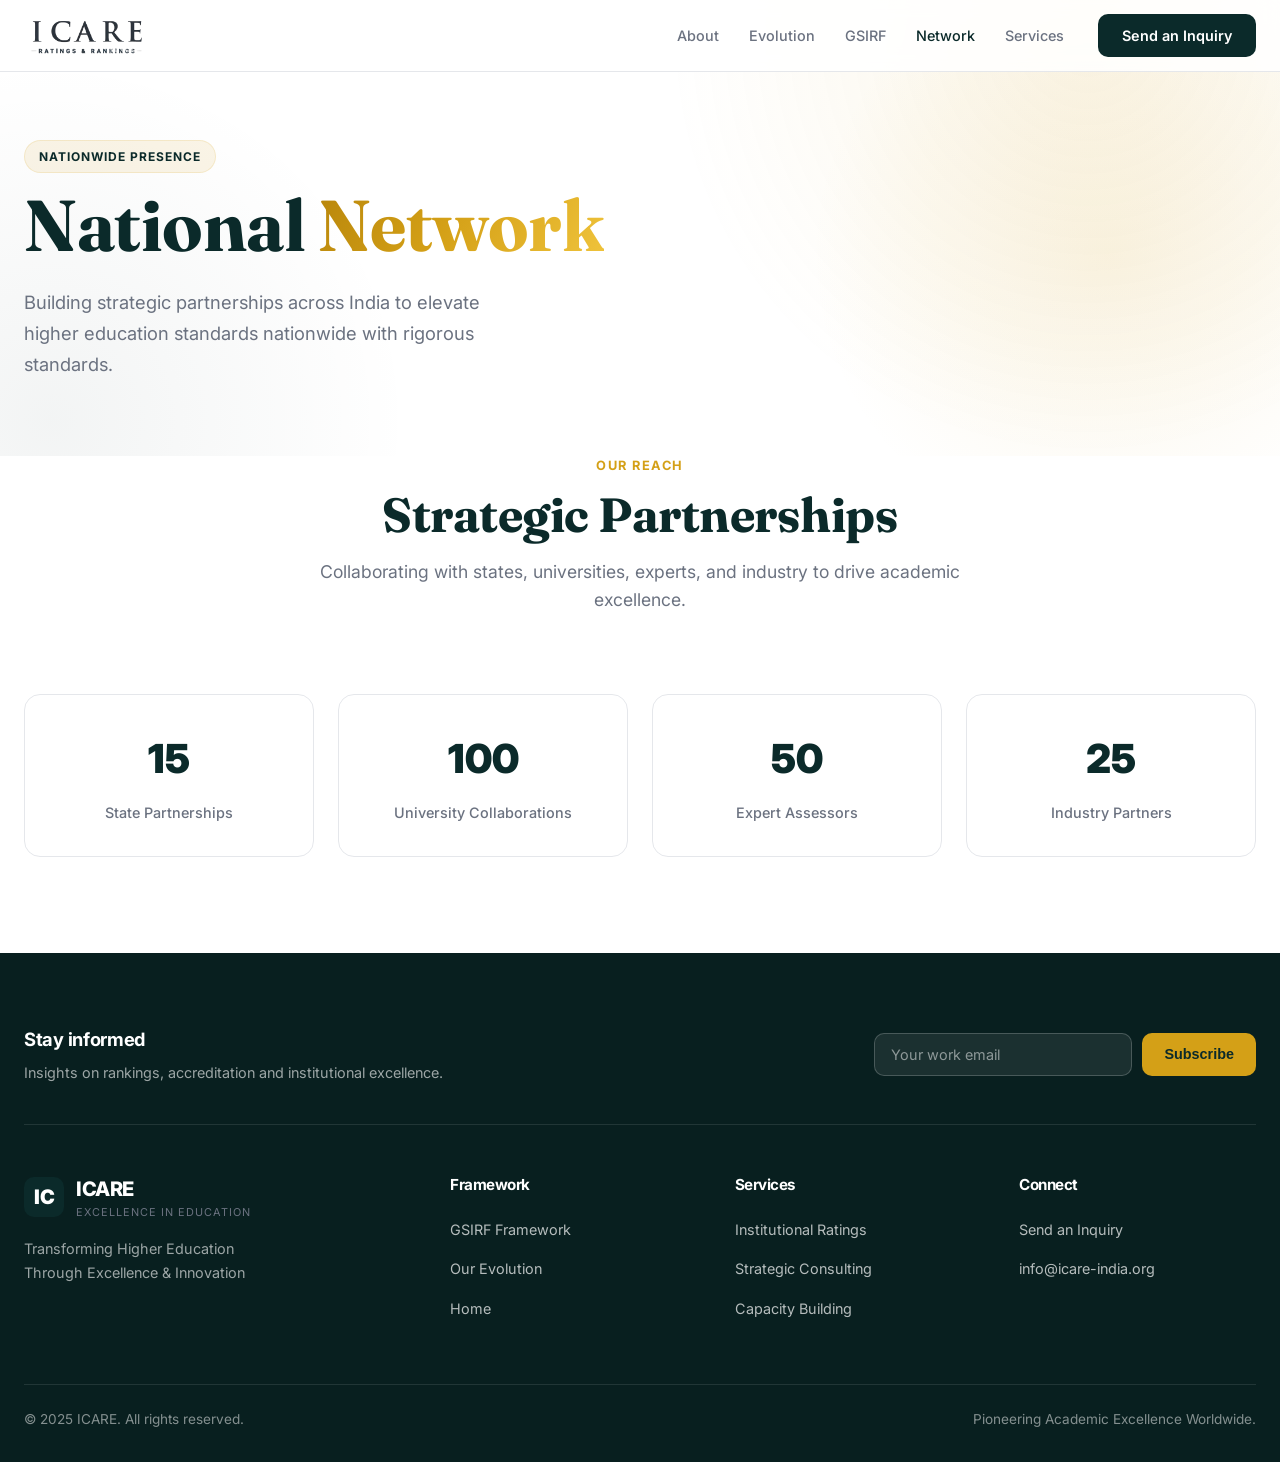
<file: network.html>
<!DOCTYPE html>
<html lang="en">
<head>
  <meta charset="UTF-8">
  <meta name="viewport" content="width=device-width, initial-scale=1.0">
  <title>National Network | ICARE — Indian Center for Academic Rankings & Excellence</title>
  <meta name="description" content="Building strategic partnerships across India to elevate higher education standards nationwide.">
  <link rel="preconnect" href="https://fonts.googleapis.com">
  <link rel="preconnect" href="https://fonts.gstatic.com" crossorigin>
  <link href="https://fonts.googleapis.com/css2?family=Fraunces:opsz,wght@9..144,600;9..144,700&family=Inter:wght@400;500;600;700;800;900&display=swap" rel="stylesheet">
  <link rel="icon" type="image/png" href="assets/images/icare-logo.png">
  <link rel="stylesheet" href="assets/css/style.css">
</head>
<body>

  <!-- Header -->
  <header class="header" id="header">
    <div class="container">
      <a href="index.html" class="logo">
        <img src="assets/images/icare-logo.png" alt="ICARE — Excellence in Education" class="logo-img">
      </a>

      <nav class="nav">
        <ul class="nav-links">
          <li><a href="about.html">About</a></li>
          <li><a href="evolution.html">Evolution</a></li>
          <li><a href="gsirf.html">GSIRF</a></li>
          <li><a href="network.html" class="active">Network</a></li>
          <li><a href="services.html">Services</a></li>
        </ul>
        <a href="contact.html" class="nav-cta">Send an Inquiry</a>
      </nav>

      <button class="menu-btn" id="menuBtn" aria-label="Toggle menu">☰</button>
    </div>
  </header>

  <!-- Page Hero -->
  <section class="hero" style="padding-top:140px;padding-bottom:40px;">
    <div class="container">
      <div class="hero-content fade-in" style="animation-delay:0.1s">
        <div style="display:inline-flex;align-items:center;gap:8px;background:var(--accent-light);color:var(--primary);font-size:0.75rem;font-weight:700;text-transform:uppercase;letter-spacing:1px;padding:6px 14px;border-radius:50px;border:1px solid rgba(212,160,23,0.15);margin-bottom:16px;">Nationwide Presence</div>
        <h1>National <span>Network</span></h1>
        <p>Building strategic partnerships across India to elevate higher education standards nationwide with rigorous standards.</p>
      </div>
    </div>
  </section>

  <!-- Network Stats -->
  <section class="section" style="padding-top:0;">
    <div class="container">
      <div class="section-header fade-in">
        <span class="kicker">Our Reach</span>
        <h2>Strategic Partnerships</h2>
        <p>Collaborating with states, universities, experts, and industry to drive academic excellence.</p>
      </div>

      <div class="network-grid">
        <div class="network-card fade-in" style="animation-delay:0.1s">
          <div class="network-number" data-count="15">0</div>
          <div class="network-label">State Partnerships</div>
        </div>
        <div class="network-card fade-in" style="animation-delay:0.2s">
          <div class="network-number" data-count="100">0</div>
          <div class="network-label">University Collaborations</div>
        </div>
        <div class="network-card fade-in" style="animation-delay:0.3s">
          <div class="network-number" data-count="50">0</div>
          <div class="network-label">Expert Assessors</div>
        </div>
        <div class="network-card fade-in" style="animation-delay:0.4s">
          <div class="network-number" data-count="25">0</div>
          <div class="network-label">Industry Partners</div>
        </div>
      </div>
    </div>
  </section>

  <!-- Footer -->
  <footer class="footer">
    <div class="container">
      <div class="footer-top">
        <div>
          <h4>Stay informed</h4>
          <p>Insights on rankings, accreditation and institutional excellence.</p>
        </div>
        <form class="newsletter-form" onsubmit="return false;">
          <input type="email" placeholder="Your work email" aria-label="Email address" required>
          <button type="submit">Subscribe</button>
        </form>
      </div>
      <div class="footer-grid">
        <div class="footer-brand">
          <a href="index.html" class="logo">
            <div class="logo-mark">IC</div>
            <div class="logo-wrapper">
              <div class="logo-text">ICARE</div>
              <div class="logo-sub">Excellence in Education</div>
            </div>
          </a>
          <p>Transforming Higher Education Through Excellence &amp; Innovation</p>
        </div>

        <div class="footer-col">
          <h4>Framework</h4>
          <ul>
            <li><a href="gsirf.html">GSIRF Framework</a></li>
            <li><a href="evolution.html">Our Evolution</a></li>
            <li><a href="index.html">Home</a></li>
          </ul>
        </div>

        <div class="footer-col">
          <h4>Services</h4>
          <ul>
            <li><a href="services.html">Institutional Ratings</a></li>
            <li><a href="services.html">Strategic Consulting</a></li>
            <li><a href="services.html">Capacity Building</a></li>
          </ul>
        </div>

        <div class="footer-col">
          <h4>Connect</h4>
          <ul>
            <li><a href="contact.html">Send an Inquiry</a></li>
            <li><a href="mailto:info@icare-india.org">info@icare-india.org</a></li>
          </ul>
        </div>
      </div>

      <div class="footer-bottom">
        <span>© 2025 ICARE. All rights reserved.</span>
        <span>Pioneering Academic Excellence Worldwide.</span>
      </div>
    </div>
  </footer>

  <button class="back-to-top" id="backToTop" aria-label="Back to top">↑</button>

  <script src="assets/js/main.js"></script>
</body>
</html>
</file>
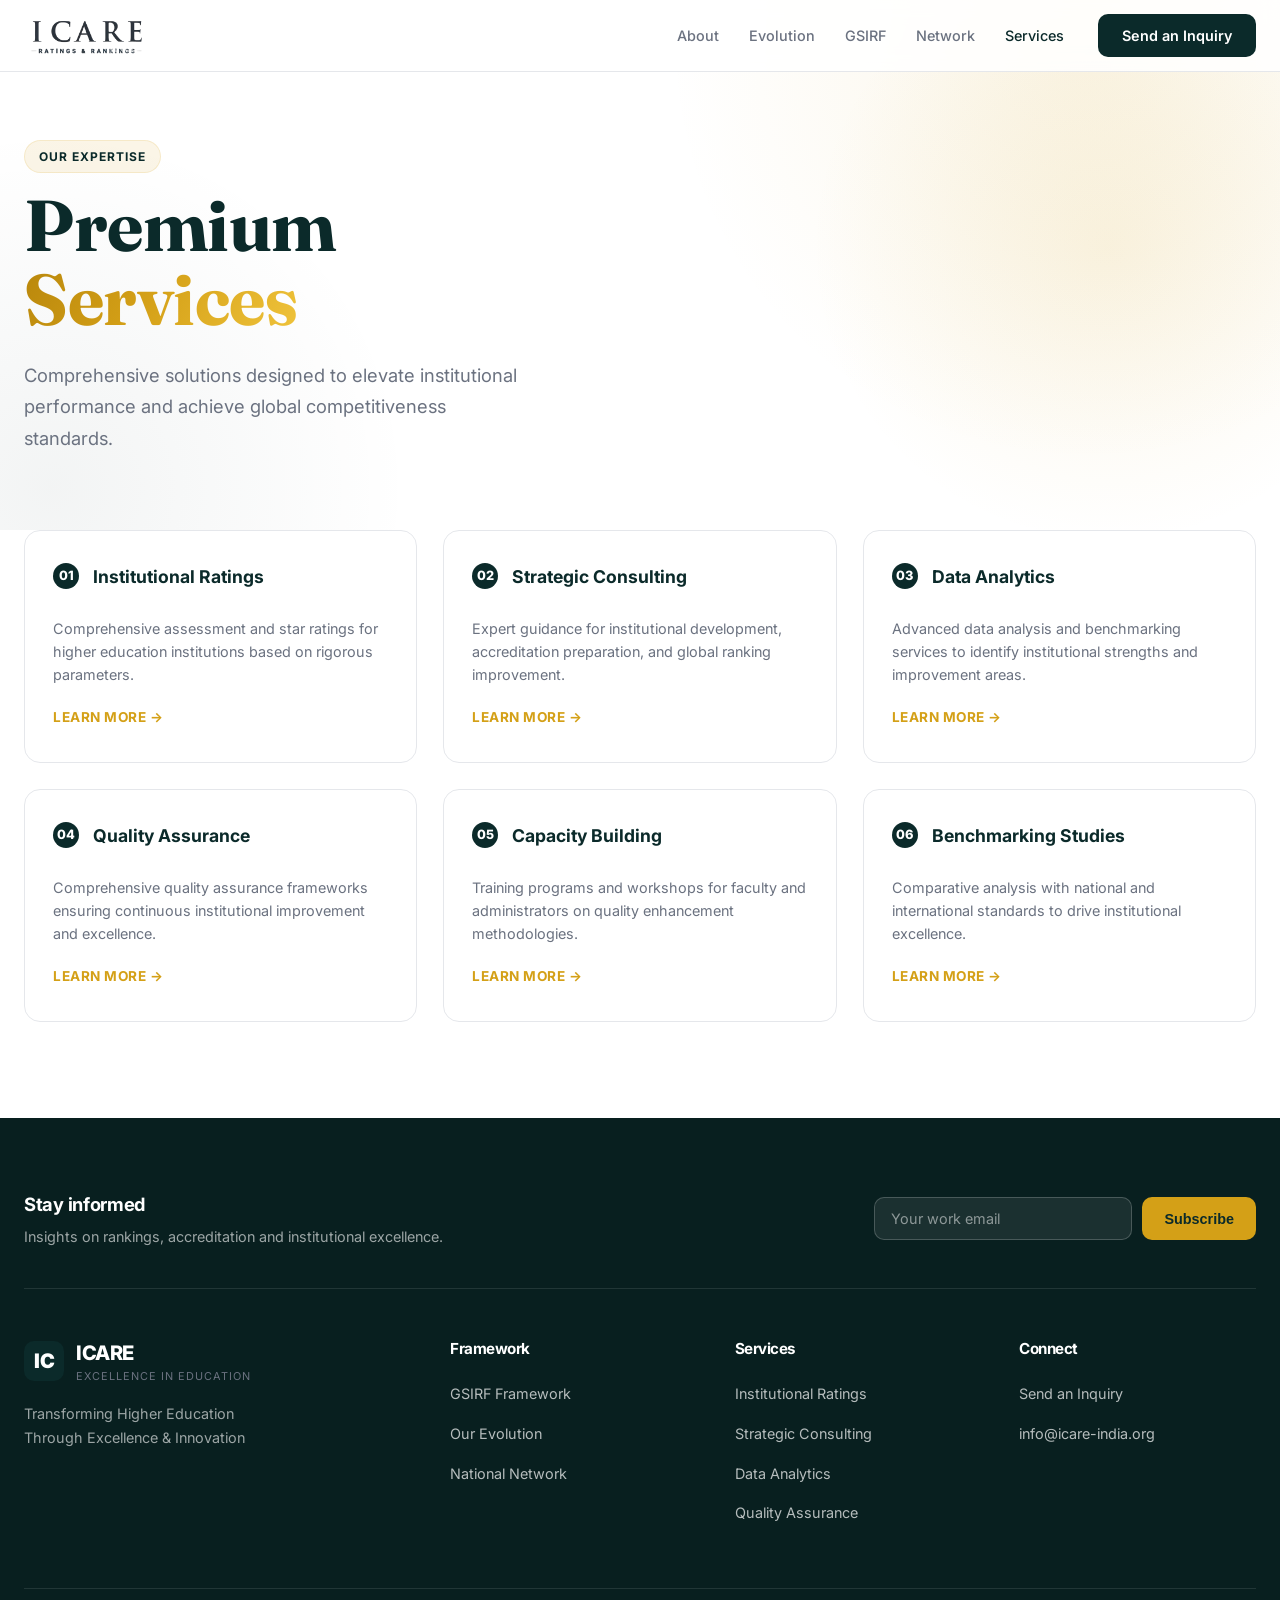
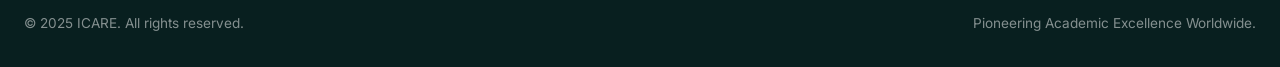
<file: services.html>
<!DOCTYPE html>
<html lang="en">
<head>
  <meta charset="UTF-8">
  <meta name="viewport" content="width=device-width, initial-scale=1.0">
  <title>Services | ICARE — Indian Center for Academic Rankings & Excellence</title>
  <meta name="description" content="Premium services: Institutional Ratings, Strategic Consulting, Data Analytics, Quality Assurance, Capacity Building, Benchmarking Studies.">
  <link rel="preconnect" href="https://fonts.googleapis.com">
  <link rel="preconnect" href="https://fonts.gstatic.com" crossorigin>
  <link href="https://fonts.googleapis.com/css2?family=Fraunces:opsz,wght@9..144,600;9..144,700&family=Inter:wght@400;500;600;700;800;900&display=swap" rel="stylesheet">
  <link rel="icon" type="image/png" href="assets/images/icare-logo.png">
  <link rel="stylesheet" href="assets/css/style.css">
</head>
<body>

  <!-- Header -->
  <header class="header" id="header">
    <div class="container">
      <a href="index.html" class="logo">
        <img src="assets/images/icare-logo.png" alt="ICARE — Excellence in Education" class="logo-img">
      </a>

      <nav class="nav">
        <ul class="nav-links">
          <li><a href="about.html">About</a></li>
          <li><a href="evolution.html">Evolution</a></li>
          <li><a href="gsirf.html">GSIRF</a></li>
          <li><a href="network.html">Network</a></li>
          <li><a href="services.html" class="active">Services</a></li>
        </ul>
        <a href="contact.html" class="nav-cta">Send an Inquiry</a>
      </nav>

      <button class="menu-btn" id="menuBtn" aria-label="Toggle menu">☰</button>
    </div>
  </header>

  <!-- Page Hero -->
  <section class="hero" style="padding-top:140px;padding-bottom:40px;">
    <div class="container">
      <div class="hero-content fade-in" style="animation-delay:0.1s">
        <div style="display:inline-flex;align-items:center;gap:8px;background:var(--accent-light);color:var(--primary);font-size:0.75rem;font-weight:700;text-transform:uppercase;letter-spacing:1px;padding:6px 14px;border-radius:50px;border:1px solid rgba(212,160,23,0.15);margin-bottom:16px;">Our Expertise</div>
        <h1>Premium <span>Services</span></h1>
        <p>Comprehensive solutions designed to elevate institutional performance and achieve global competitiveness standards.</p>
      </div>
    </div>
  </section>

  <!-- Services -->
  <section class="section" style="padding-top:0;">
    <div class="container">
      <div class="services-grid">
        <div class="service-card fade-in" style="animation-delay:0.1s">
          <div class="service-header">
            <div class="service-number">01</div>
            <div><h3>Institutional Ratings</h3></div>
          </div>
          <p>Comprehensive assessment and star ratings for higher education institutions based on rigorous parameters.</p>
          <a href="contact.html" class="service-link">Learn More →</a>
        </div>

        <div class="service-card fade-in" style="animation-delay:0.2s">
          <div class="service-header">
            <div class="service-number">02</div>
            <div><h3>Strategic Consulting</h3></div>
          </div>
          <p>Expert guidance for institutional development, accreditation preparation, and global ranking improvement.</p>
          <a href="contact.html" class="service-link">Learn More →</a>
        </div>

        <div class="service-card fade-in" style="animation-delay:0.3s">
          <div class="service-header">
            <div class="service-number">03</div>
            <div><h3>Data Analytics</h3></div>
          </div>
          <p>Advanced data analysis and benchmarking services to identify institutional strengths and improvement areas.</p>
          <a href="contact.html" class="service-link">Learn More →</a>
        </div>

        <div class="service-card fade-in" style="animation-delay:0.4s">
          <div class="service-header">
            <div class="service-number">04</div>
            <div><h3>Quality Assurance</h3></div>
          </div>
          <p>Comprehensive quality assurance frameworks ensuring continuous institutional improvement and excellence.</p>
          <a href="contact.html" class="service-link">Learn More →</a>
        </div>

        <div class="service-card fade-in" style="animation-delay:0.5s">
          <div class="service-header">
            <div class="service-number">05</div>
            <div><h3>Capacity Building</h3></div>
          </div>
          <p>Training programs and workshops for faculty and administrators on quality enhancement methodologies.</p>
          <a href="contact.html" class="service-link">Learn More →</a>
        </div>

        <div class="service-card fade-in" style="animation-delay:0.6s">
          <div class="service-header">
            <div class="service-number">06</div>
            <div><h3>Benchmarking Studies</h3></div>
          </div>
          <p>Comparative analysis with national and international standards to drive institutional excellence.</p>
          <a href="contact.html" class="service-link">Learn More →</a>
        </div>
      </div>
    </div>
  </section>

  <!-- Footer -->
  <footer class="footer">
    <div class="container">
      <div class="footer-top">
        <div>
          <h4>Stay informed</h4>
          <p>Insights on rankings, accreditation and institutional excellence.</p>
        </div>
        <form class="newsletter-form" onsubmit="return false;">
          <input type="email" placeholder="Your work email" aria-label="Email address" required>
          <button type="submit">Subscribe</button>
        </form>
      </div>
      <div class="footer-grid">
        <div class="footer-brand">
          <a href="index.html" class="logo">
            <div class="logo-mark">IC</div>
            <div class="logo-wrapper">
              <div class="logo-text">ICARE</div>
              <div class="logo-sub">Excellence in Education</div>
            </div>
          </a>
          <p>Transforming Higher Education Through Excellence &amp; Innovation</p>
        </div>

        <div class="footer-col">
          <h4>Framework</h4>
          <ul>
            <li><a href="gsirf.html">GSIRF Framework</a></li>
            <li><a href="evolution.html">Our Evolution</a></li>
            <li><a href="network.html">National Network</a></li>
          </ul>
        </div>

        <div class="footer-col">
          <h4>Services</h4>
          <ul>
            <li><a href="services.html">Institutional Ratings</a></li>
            <li><a href="services.html">Strategic Consulting</a></li>
            <li><a href="services.html">Data Analytics</a></li>
            <li><a href="services.html">Quality Assurance</a></li>
          </ul>
        </div>

        <div class="footer-col">
          <h4>Connect</h4>
          <ul>
            <li><a href="contact.html">Send an Inquiry</a></li>
            <li><a href="mailto:info@icare-india.org">info@icare-india.org</a></li>
          </ul>
        </div>
      </div>

      <div class="footer-bottom">
        <span>© 2025 ICARE. All rights reserved.</span>
        <span>Pioneering Academic Excellence Worldwide.</span>
      </div>
    </div>
  </footer>

  <button class="back-to-top" id="backToTop" aria-label="Back to top">↑</button>

  <script src="assets/js/main.js"></script>
</body>
</html>
</file>
<file: assets/css/style.css>
/* ============================================================
   ICARE — Indian Center for Academic Rankings & Excellence
   Professional Redesign (matching icareratings.com style)
   ============================================================ */

:root {
  --primary: #0B2A2A;
  --primary-dark: #081F1F;
  --accent: #D4A017;
  --accent-light: rgba(212, 160, 23, 0.1);
  --text: #1F2937;
  --text-muted: #6B7280;
  --bg: #FFFFFF;
  --bg-off: #FAFAF9;
  --border: #E5E7EB;
  --radius-md: 10px;
  --radius-lg: 16px;
  --shadow: 0 4px 6px -1px rgb(0 0 0 / 0.06), 0 2px 4px -2px rgb(0 0 0 / 0.03);
  --shadow-lg: 0 10px 15px -3px rgb(0 0 0 / 0.07), 0 4px 6px -4px rgb(0 0 0 / 0.04);
  --transition: all 0.3s ease;
  --max-width: 1280px;
  --header-height: 72px;
}

*,
*::before,
*::after {
  box-sizing: border-box;
  margin: 0;
  padding: 0;
}

html {
  scroll-behavior: smooth;
}

body {
  font-family: "Inter", -apple-system, BlinkMacSystemFont, "Segoe UI", Roboto, "Helvetica Neue", Arial, sans-serif;
  background: var(--bg);
  color: var(--text);
  line-height: 1.6;
  overflow-x: hidden;
}

a { text-decoration: none; color: inherit; }
ul { list-style: none; }
img { max-width: 100%; height: auto; display: block; }

.container {
  width: 100%;
  max-width: var(--max-width);
  margin: 0 auto;
  padding: 0 24px;
}

.section {
  padding: 96px 0;
}

.section-header {
  text-align: center;
  margin-bottom: 80px;
}

.section-header .kicker {
  font-size: 0.8rem;
  text-transform: uppercase;
  letter-spacing: 1.5px;
  color: var(--accent);
  font-weight: 700;
  margin-bottom: 12px;
  display: block;
}

.section-header h2 {
  font-size: 3rem;
  font-weight: 800;
  color: var(--primary);
  line-height: 1.1;
  margin-bottom: 16px;
  letter-spacing: -1px;
}

.section-header p {
  font-size: 1.1rem;
  color: var(--text-muted);
  max-width: 640px;
  margin: 0 auto;
}

.btn {
  display: inline-flex;
  align-items: center;
  justify-content: center;
  padding: 14px 32px;
  font-size: 0.95rem;
  font-weight: 600;
  border-radius: var(--radius-md);
  border: none;
  cursor: pointer;
  transition: var(--transition);
  white-space: nowrap;
}

.btn-primary {
  background: var(--primary);
  color: #FFFFFF;
}

.btn-primary:hover {
  background: var(--primary-dark);
  transform: translateY(-1px);
  box-shadow: var(--shadow);
}

.btn-outline {
  background: transparent;
  color: var(--primary);
  border: 2px solid var(--border);
}

.btn-outline:hover {
  border-color: var(--primary);
  background: var(--primary);
  color: #FFFFFF;
}

/* ===== Header ===== */
.header {
  position: fixed;
  top: 0;
  left: 0;
  width: 100%;
  height: var(--header-height);
  background: rgba(255, 255, 255, 0.85);
  backdrop-filter: blur(10px);
  border-bottom: 1px solid var(--border);
  z-index: 1000;
  transition: var(--transition);
}

.header.scrolled {
  box-shadow: 0 1px 3px 0 rgb(0 0 0 / 0.08);
  background: rgba(255, 255, 255, 0.95);
}

.header .container {
  height: 100%;
  display: flex;
  align-items: center;
  justify-content: space-between;
}

.logo {
  display: flex;
  align-items: center;
  gap: 12px;
}

.logo-img {
  height: 42px;
  width: auto;
  display: block;
}

.logo-img-footer {
  height: 38px;
  background: #FFFFFF;
  padding: 6px 10px;
  border-radius: 10px;
}

.logo-mark {
  width: 40px;
  height: 40px;
  background: var(--primary);
  border-radius: 10px;
  display: flex;
  align-items: center;
  justify-content: center;
  color: #FFFFFF;
  font-weight: 900;
  font-size: 1.25rem;
}

.logo-text {
  font-size: 1.25rem;
  font-weight: 800;
  color: var(--primary);
  letter-spacing: -0.5px;
}

.logo-sub {
  font-size: 0.68rem;
  text-transform: uppercase;
  letter-spacing: 1px;
  color: var(--text-muted);
  margin-top: -1px;
}

.nav {
  display: flex;
  align-items: center;
  gap: 34px;
}

.nav-links {
  display: flex;
  gap: 30px;
  align-items: center;
}

.nav-links a {
  font-size: 0.9rem;
  font-weight: 500;
  color: var(--text-muted);
  transition: var(--transition);
}

.nav-links a:hover,
.nav-links a.active {
  color: var(--primary);
}

.nav-cta {
  background: var(--primary);
  color: #FFFFFF !important;
  padding: 10px 24px;
  border-radius: var(--radius-md);
  font-weight: 600;
  font-size: 0.9rem;
}

.nav-cta:hover {
  background: var(--primary-dark);
  color: #FFFFFF !important;
}

.menu-btn {
  display: none;
  background: none;
  border: none;
  color: var(--text);
  font-size: 1.5rem;
  cursor: pointer;
}

/* ===== Hero ===== */
.hero {
  position: relative;
  padding-top: 160px;
  padding-bottom: 100px;
  overflow: hidden;
}

.hero::before {
  content: "";
  position: absolute;
  top: -10%;
  right: -10%;
  width: 600px;
  height: 600px;
  background: radial-gradient(circle, var(--accent-light) 0%, transparent 70%);
  z-index: -1;
  border-radius: 50%;
}

.hero .container {
  display: grid;
  grid-template-columns: 1fr 1fr;
  gap: 60px;
  align-items: center;
}

.hero-content h1 {
  font-size: 4.5rem;
  font-weight: 900;
  line-height: 1.05;
  color: var(--primary);
  margin-bottom: 24px;
  letter-spacing: -2px;
}

.hero-content h1 span {
  color: var(--accent);
}

.hero-content p {
  font-size: 1.15rem;
  color: var(--text-muted);
  margin-bottom: 36px;
  max-width: 500px;
  line-height: 1.7;
}

.hero-cta {
  display: flex;
  gap: 16px;
  flex-wrap: wrap;
}

.hero-card {
  background: #FFFFFF;
  border: 1px solid var(--border);
  border-radius: var(--radius-lg);
  padding: 40px;
  box-shadow: var(--shadow-lg);
  position: relative;
  overflow: hidden;
}

.hero-badge {
  display: inline-flex;
  align-items: center;
  gap: 6px;
  background: rgba(212, 160, 23, 0.08);
  color: var(--primary);
  font-size: 0.75rem;
  font-weight: 700;
  text-transform: uppercase;
  letter-spacing: 1px;
  padding: 6px 14px;
  border-radius: 50px;
  border: 1px solid rgba(212, 160, 23, 0.15);
  margin-bottom: 20px;
}

.hero-card h3 {
  font-size: 1.75rem;
  font-weight: 800;
  color: var(--primary);
  margin-bottom: 16px;
}

.hero-card p {
  color: var(--text-muted);
  margin-bottom: 32px;
  font-size: 1rem;
  line-height: 1.7;
}

.stat-row {
  display: flex;
  gap: 40px;
  border-top: 1px solid var(--border);
  padding-top: 28px;
}

.stat-item {
  display: flex;
  flex-direction: column;
}

.stat-number {
  font-size: 2.25rem;
  font-weight: 900;
  color: var(--primary);
  line-height: 1;
}

.stat-label {
  font-size: 0.8rem;
  color: var(--text-muted);
  text-transform: uppercase;
  letter-spacing: 0.5px;
  margin-top: 6px;
}

/* ===== Timeline / Evolution ===== */
.timeline {
  position: relative;
  max-width: 760px;
  margin: 0 auto;
  padding-left: 44px;
}

.timeline::before {
  content: "";
  position: absolute;
  left: 12px;
  top: 8px;
  bottom: 8px;
  width: 2px;
  background: linear-gradient(180deg, var(--accent) 0%, var(--border) 100%);
}

.timeline-item {
  position: relative;
  margin-bottom: 28px;
}

.timeline-item:last-child {
  margin-bottom: 0;
}

.timeline-marker {
  position: absolute;
  left: -40px;
  top: 26px;
  width: 16px;
  height: 16px;
  background: #FFFFFF;
  border: 3px solid var(--primary);
  border-radius: 50%;
  z-index: 2;
  box-shadow: 0 0 0 4px #FFFFFF;
}

.timeline-card {
  background: #FFFFFF;
  border: 1px solid var(--border);
  border-radius: var(--radius-lg);
  padding: 24px 28px;
  box-shadow: var(--shadow);
  transition: var(--transition);
}

.timeline-card:hover {
  border-color: var(--primary);
  box-shadow: var(--shadow-lg);
  transform: translateX(4px);
}

.timeline-year {
  display: inline-block;
  font-size: 0.75rem;
  font-weight: 800;
  letter-spacing: 1px;
  color: var(--primary);
  background: var(--accent);
  padding: 3px 12px;
  border-radius: 50px;
  margin-bottom: 12px;
}

.timeline-card h4 {
  font-size: 1.15rem;
  font-weight: 800;
  color: var(--primary);
  margin-bottom: 8px;
}

.timeline-card p {
  color: var(--text-muted);
  font-size: 0.95rem;
  line-height: 1.65;
  margin-bottom: 14px;
}

.timeline-tag {
  display: inline-block;
  font-size: 0.7rem;
  font-weight: 700;
  text-transform: uppercase;
  letter-spacing: 1px;
  color: var(--accent);
  background: var(--accent-light);
  padding: 3px 10px;
  border-radius: 4px;
  border: 1px solid rgba(212, 160, 23, 0.15);
}

@media (max-width: 600px) {
  .timeline {
    padding-left: 36px;
  }

  .timeline::before {
    left: 8px;
  }

  .timeline-marker {
    left: -36px;
  }

  .timeline-card {
    padding: 20px 22px;
  }
}

/* ===== About / Vision & Mission ===== */
.about-lead {
  font-size: 1.15rem;
  color: var(--text-muted);
  line-height: 1.8;
  max-width: 900px;
  margin: 0 auto;
  text-align: center;
}

.about-lead strong {
  color: var(--primary);
}

.vision-grid {
  display: grid;
  grid-template-columns: 1fr 1fr;
  gap: 28px;
}

.vision-card {
  background: #FFFFFF;
  border: 1px solid var(--border);
  border-radius: var(--radius-lg);
  padding: 36px 32px;
  position: relative;
  overflow: hidden;
  transition: var(--transition);
}

.vision-card:hover {
  box-shadow: var(--shadow);
  border-color: var(--primary);
}

.vision-card::before {
  content: "";
  position: absolute;
  top: 0;
  left: 0;
  right: 0;
  height: 4px;
  background: linear-gradient(90deg, var(--primary), var(--accent));
}

.vision-card .label {
  font-size: 0.75rem;
  font-weight: 700;
  text-transform: uppercase;
  letter-spacing: 1.5px;
  color: var(--accent);
  margin-bottom: 14px;
}

.vision-card p {
  font-size: 1.05rem;
  color: var(--text);
  line-height: 1.7;
}

.about-list {
  display: grid;
  grid-template-columns: repeat(auto-fit, minmax(320px, 1fr));
  gap: 16px;
}

.about-list li {
  display: flex;
  gap: 12px;
  align-items: flex-start;
  background: #FFFFFF;
  border: 1px solid var(--border);
  border-radius: var(--radius-md);
  padding: 18px 20px;
  font-size: 0.95rem;
  color: var(--text-muted);
  line-height: 1.6;
}

.about-list li::before {
  content: "✓";
  color: var(--accent);
  font-weight: 800;
  flex-shrink: 0;
  font-size: 1rem;
}

.milestone-band {
  background: var(--primary);
  color: #FFFFFF;
  border-radius: var(--radius-lg);
  padding: 48px;
  display: grid;
  grid-template-columns: 1.4fr 1fr;
  gap: 48px;
  align-items: center;
}

.milestone-band h3 {
  font-size: 1.6rem;
  font-weight: 800;
  margin-bottom: 14px;
  line-height: 1.25;
}

.milestone-band p {
  color: rgba(255, 255, 255, 0.8);
  font-size: 0.98rem;
  line-height: 1.7;
}

.milestone-tag {
  display: inline-block;
  background: var(--accent);
  color: var(--primary);
  font-size: 0.7rem;
  font-weight: 800;
  text-transform: uppercase;
  letter-spacing: 1px;
  padding: 5px 12px;
  border-radius: 4px;
  margin-bottom: 18px;
}

/* ===== Stats Section ===== */
.stats {
  background: var(--bg-off);
  padding: 96px 0;
}

.stats-grid {
  display: grid;
  grid-template-columns: repeat(auto-fit, minmax(180px, 1fr));
  gap: 32px;
}

.stat-card {
  background: #FFFFFF;
  padding: 36px 24px;
  border-radius: var(--radius-lg);
  border: 1px solid var(--border);
  text-align: center;
  transition: var(--transition);
}

.stat-card:hover {
  transform: translateY(-2px);
  box-shadow: var(--shadow);
  border-color: var(--primary);
}

.stat-card .number {
  font-size: 2.75rem;
  font-weight: 900;
  color: var(--primary);
  line-height: 1;
  margin-bottom: 10px;
}

.stat-card .label {
  font-size: 0.9rem;
  color: var(--text-muted);
  font-weight: 500;
}

/* ===== Framework Cards ===== */
.framework-grid {
  display: grid;
  grid-template-columns: repeat(auto-fit, minmax(280px, 1fr));
  gap: 24px;
}

.framework-card {
  background: #FFFFFF;
  border: 1px solid var(--border);
  border-radius: var(--radius-lg);
  padding: 32px 26px;
  transition: var(--transition);
  text-align: center;
}

.framework-card:hover {
  transform: translateY(-2px);
  box-shadow: var(--shadow);
  border-color: var(--primary);
}

.framework-icon {
  width: 48px;
  height: 48px;
  background: var(--accent-light);
  color: var(--primary);
  border-radius: var(--radius-md);
  display: flex;
  align-items: center;
  justify-content: center;
  margin: 0 auto 20px;
  font-size: 1.4rem;
}

.framework-card h3 {
  font-size: 1.15rem;
  font-weight: 700;
  color: var(--primary);
  margin-bottom: 10px;
}

.framework-card p {
  font-size: 0.9rem;
  color: var(--text-muted);
  line-height: 1.6;
}

/* ===== Network ===== */
.network-grid {
  display: grid;
  grid-template-columns: repeat(auto-fit, minmax(200px, 1fr));
  gap: 24px;
}

.network-card {
  text-align: center;
  padding: 32px 20px;
  border-radius: var(--radius-lg);
  border: 1px solid var(--border);
  background: #FFFFFF;
  transition: var(--transition);
}

.network-card:hover {
  background: rgba(11, 42, 42, 0.02);
  border-color: var(--primary);
}

.network-number {
  font-size: 2.5rem;
  font-weight: 900;
  color: var(--primary);
  margin-bottom: 10px;
}

.network-label {
  font-size: 0.9rem;
  color: var(--text-muted);
  font-weight: 500;
}

/* ===== Services ===== */
.services-grid {
  display: grid;
  grid-template-columns: repeat(auto-fit, minmax(300px, 1fr));
  gap: 26px;
}

.service-card {
  background: #FFFFFF;
  border: 1px solid var(--border);
  border-radius: var(--radius-lg);
  padding: 32px 28px;
  transition: var(--transition);
}

.service-card:hover {
  transform: translateY(-2px);
  box-shadow: var(--shadow);
  border-color: var(--primary);
}

.service-header {
  display: flex;
  align-items: flex-start;
  gap: 14px;
  margin-bottom: 18px;
}

.service-number {
  width: 26px;
  height: 26px;
  background: var(--primary);
  color: #FFFFFF;
  border-radius: 50%;
  display: flex;
  align-items: center;
  justify-content: center;
  font-size: 0.8rem;
  font-weight: 800;
  flex-shrink: 0;
}

.service-card h3 {
  font-size: 1.1rem;
  font-weight: 700;
  color: var(--primary);
  margin-bottom: 8px;
}

.service-card p {
  font-size: 0.9rem;
  color: var(--text-muted);
  line-height: 1.6;
  margin-bottom: 18px;
}

.service-link {
  font-size: 0.85rem;
  font-weight: 700;
  color: var(--accent);
  text-transform: uppercase;
  letter-spacing: 0.5px;
  display: inline-flex;
  align-items: center;
  gap: 4px;
}

.service-link:hover {
  color: var(--primary);
}

/* ===== Contact ===== */
.contact-wrapper {
  display: grid;
  grid-template-columns: 1fr 1fr;
  gap: 60px;
}

.contact-info h3 {
  font-size: 1.75rem;
  font-weight: 800;
  color: var(--primary);
  margin-bottom: 20px;
}

.contact-info p {
  color: var(--text-muted);
  margin-bottom: 36px;
  font-size: 1rem;
}

.contact-item {
  display: flex;
  gap: 14px;
  margin-bottom: 22px;
  align-items: flex-start;
}

.contact-icon {
  width: 36px;
  height: 36px;
  background: var(--accent-light);
  color: var(--primary);
  border-radius: var(--radius-md);
  display: flex;
  align-items: center;
  justify-content: center;
  font-size: 1rem;
  flex-shrink: 0;
}

.contact-item div h4 {
  font-size: 0.9rem;
  font-weight: 700;
  color: var(--text);
  margin-bottom: 4px;
}

.contact-item div p {
  font-size: 0.85rem;
  color: var(--text-light);
  margin: 0;
}

.contact-form {
  background: #FFFFFF;
  padding: 40px;
  border-radius: var(--radius-lg);
  border: 1px solid var(--border);
  box-shadow: var(--shadow);
}

.form-group {
  margin-bottom: 20px;
}

.form-group label {
  display: block;
  font-size: 0.85rem;
  font-weight: 600;
  color: var(--text);
  margin-bottom: 8px;
}

.form-group input,
.form-group textarea {
  width: 100%;
  padding: 12px 16px;
  border: 1px solid var(--border);
  border-radius: var(--radius-md);
  font-size: 0.95rem;
  font-family: inherit;
  transition: var(--transition);
  background: #FFFFFF;
}

.form-group input:focus,
.form-group textarea:focus {
  outline: none;
  border-color: var(--primary);
}

.form-group textarea {
  resize: vertical;
  min-height: 130px;
}

/* ===== Footer ===== */
.footer {
  background: var(--primary-dark);
  color: rgba(255, 255, 255, 0.8);
  padding: 72px 0 32px;
}

.footer-grid {
  display: grid;
  grid-template-columns: 1.6fr 1fr 1fr 1fr;
  gap: 48px;
  margin-bottom: 48px;
}

.footer-brand .logo {
  margin-bottom: 16px;
}

.footer-brand .logo-text {
  color: #FFFFFF;
}

.footer-brand p {
  font-size: 0.9rem;
  color: rgba(255, 255, 255, 0.6);
  line-height: 1.7;
  margin-top: 12px;
  max-width: 260px;
}

.footer-col h4 {
  color: #FFFFFF;
  font-size: 0.95rem;
  font-weight: 700;
  margin-bottom: 20px;
  letter-spacing: -0.5px;
}

.footer-col ul li {
  margin-bottom: 14px;
}

.footer-col ul li a {
  color: rgba(255, 255, 255, 0.7);
  font-size: 0.9rem;
  transition: var(--transition);
}

.footer-col ul li a:hover {
  color: var(--accent);
  padding-left: 4px;
}

.footer-bottom {
  border-top: 1px solid rgba(255, 255, 255, 0.1);
  padding-top: 24px;
  display: flex;
  justify-content: space-between;
  align-items: center;
  flex-wrap: wrap;
  gap: 16px;
  font-size: 0.85rem;
  color: rgba(255, 255, 255, 0.5);
}

/* ===== Animations ===== */
@keyframes fadeInUp {
  from { opacity: 0; transform: translateY(30px); }
  to { opacity: 1; transform: translateY(0); }
}

.fade-in {
  opacity: 0;
  animation: fadeInUp 0.8s ease forwards;
}

/* ===== Responsive ===== */
@media (max-width: 900px) {
  .hero .container {
    grid-template-columns: 1fr;
    gap: 48px;
  }

  .hero-content h1 {
    font-size: 3rem;
  }

  .hero-card {
    order: -1;
  }

  .nav-links {
    position: fixed;
    top: var(--header-height);
    left: 0;
    right: 0;
    display: none;
    flex-direction: column;
    align-items: stretch;
    gap: 0;
    padding: 16px 24px;
    background: #FFFFFF;
    border-bottom: 1px solid var(--border);
    box-shadow: var(--shadow-lg);
    z-index: 999;
  }

  .nav-links.open {
    display: flex;
  }

  .nav-links li {
    width: 100%;
  }

  .nav-links li a {
    display: block;
    padding: 12px 0;
    border-bottom: 1px solid var(--border-soft, #F3F4F6);
  }

  .nav-links li:last-child a {
    border-bottom: none;
  }

  .nav-cta {
    display: none;
  }

  .menu-btn {
    display: block;
  }

  .contact-wrapper {
    grid-template-columns: 1fr;
  }

  .footer-grid {
    grid-template-columns: 1fr 1fr;
  }

  .stat-row {
    flex-direction: column;
    gap: 20px;
  }
}

@media (max-width: 600px) {
  .hero-content h1 {
    font-size: 2.5rem;
  }

  .footer-grid {
    grid-template-columns: 1fr;
  }

  .btn {
    width: 100%;
    justify-content: center;
  }

  .hero-cta {
    flex-direction: column;
  }

  .section-header h2 {
    font-size: 2.25rem;
  }
}

@media (min-width: 901px) and (max-width: 1150px) {
  .nav {
    gap: 20px;
  }

  .nav-links {
    gap: 18px;
  }

  .nav-links a {
    font-size: 0.85rem;
  }

  .nav-cta {
    padding: 9px 16px;
    font-size: 0.82rem;
  }
}

/* ===== UI Polish ===== */
::selection {
  background: var(--accent);
  color: var(--primary);
}

.hero {
  background:
    radial-gradient(700px circle at 85% 8%, rgba(212, 160, 23, 0.10), transparent 60%),
    radial-gradient(600px circle at 4% 92%, rgba(11, 42, 42, 0.05), transparent 60%);
}

.hero-content h1 span {
  background: linear-gradient(120deg, #B8860B 0%, #D4A017 45%, #F0C43C 100%);
  -webkit-background-clip: text;
  background-clip: text;
  -webkit-text-fill-color: transparent;
  color: transparent;
}

.btn .arrow {
  margin-left: 8px;
  transition: transform 0.3s ease;
}

.btn:hover .arrow {
  transform: translateX(4px);
}

.stat-card {
  position: relative;
  overflow: hidden;
}

.stat-card::before {
  content: "";
  position: absolute;
  top: 0;
  left: 0;
  right: 0;
  height: 3px;
  background: linear-gradient(90deg, var(--primary), var(--accent));
  opacity: 0;
  transition: var(--transition);
}

.stat-card:hover::before {
  opacity: 1;
}

.partners {
  padding: 34px 0;
  border-top: 1px solid var(--border);
  border-bottom: 1px solid var(--border);
  background: #FFFFFF;
}

.partners .container {
  display: flex;
  flex-wrap: wrap;
  align-items: center;
  justify-content: center;
  gap: 12px 42px;
}

.partners span {
  font-size: 0.8rem;
  font-weight: 700;
  letter-spacing: 1.5px;
  text-transform: uppercase;
  color: var(--text-muted);
  opacity: 0.75;
  transition: var(--transition);
}

.partners span:hover {
  color: var(--primary);
  opacity: 1;
}

.cta-band {
  background: linear-gradient(120deg, var(--primary) 0%, #123B3B 100%);
  color: #FFFFFF;
  padding: 72px 0;
}

.cta-band .container {
  display: flex;
  align-items: center;
  justify-content: space-between;
  gap: 32px;
  flex-wrap: wrap;
}

.cta-band h2 {
  font-size: 2rem;
  font-weight: 800;
  letter-spacing: -0.5px;
  margin-bottom: 8px;
}

.cta-band p {
  color: rgba(255, 255, 255, 0.75);
  font-size: 1rem;
}

.btn-accent {
  background: var(--accent);
  color: var(--primary);
  font-weight: 700;
}

.btn-accent:hover {
  background: #E6B62A;
  color: var(--primary);
  transform: translateY(-1px);
  box-shadow: var(--shadow-lg);
}

.back-to-top {
  position: fixed;
  right: 24px;
  bottom: 24px;
  width: 44px;
  height: 44px;
  border-radius: 50%;
  border: none;
  background: var(--primary);
  color: #FFFFFF;
  font-size: 1.1rem;
  cursor: pointer;
  display: flex;
  align-items: center;
  justify-content: center;
  box-shadow: var(--shadow-lg);
  opacity: 0;
  visibility: hidden;
  transform: translateY(10px);
  transition: var(--transition);
  z-index: 900;
}

.back-to-top.show {
  opacity: 1;
  visibility: visible;
  transform: translateY(0);
}

.back-to-top:hover {
  background: var(--accent);
  color: var(--primary);
}

.loading-overlay {
  position: fixed;
  inset: 0;
  background: #FFFFFF;
  z-index: 9999;
  display: flex;
  align-items: center;
  justify-content: center;
  transition: opacity 0.5s ease, visibility 0.5s ease;
}

.loading-overlay.hidden {
  opacity: 0;
  visibility: hidden;
}

.loading-inner {
  display: flex;
  flex-direction: column;
  align-items: center;
  gap: 16px;
}

.loading-inner img {
  height: 46px;
  width: auto;
}

.loading-bar {
  width: 160px;
  height: 3px;
  background: var(--border);
  border-radius: 2px;
  overflow: hidden;
}

.loading-bar span {
  display: block;
  width: 40%;
  height: 100%;
  background: var(--accent);
  border-radius: 2px;
  animation: loadingSlide 1s ease infinite;
}

@keyframes loadingSlide {
  0% { transform: translateX(-100%); }
  100% { transform: translateX(400%); }
}

@media (max-width: 600px) {
  .cta-band .container {
    flex-direction: column;
    text-align: center;
  }

  .back-to-top {
    right: 16px;
    bottom: 16px;
  }
}

/* ===== Testimonials ===== */
.testimonials-grid {
  display: grid;
  grid-template-columns: repeat(auto-fit, minmax(300px, 1fr));
  gap: 26px;
}

.testimonial-card {
  background: #FFFFFF;
  border: 1px solid var(--border);
  border-radius: var(--radius-lg);
  padding: 32px 28px;
  transition: var(--transition);
  display: flex;
  flex-direction: column;
}

.testimonial-card:hover {
  box-shadow: var(--shadow);
  border-color: var(--primary);
  transform: translateY(-2px);
}

.testimonial-quote-mark {
  font-size: 2.75rem;
  line-height: 0.9;
  color: var(--accent);
  font-weight: 900;
  margin-bottom: 14px;
  font-family: Georgia, serif;
}

.testimonial-card > p {
  font-size: 0.95rem;
  color: var(--text-muted);
  line-height: 1.7;
  margin-bottom: 26px;
  flex: 1;
}

.testimonial-author {
  display: flex;
  align-items: center;
  gap: 12px;
  border-top: 1px solid var(--border);
  padding-top: 20px;
}

.testimonial-avatar {
  width: 42px;
  height: 42px;
  border-radius: 50%;
  background: var(--primary);
  color: #FFFFFF;
  display: flex;
  align-items: center;
  justify-content: center;
  font-weight: 800;
  font-size: 0.85rem;
  flex-shrink: 0;
}

.testimonial-author h4 {
  font-size: 0.9rem;
  font-weight: 700;
  color: var(--primary);
  margin-bottom: 2px;
}

.testimonial-author span {
  font-size: 0.8rem;
  color: var(--text-muted);
}

/* ===== Final premium polish ===== */
.hero-content h1,
.section-header h2,
.cta-band h2 {
  font-family: "Fraunces", Georgia, "Times New Roman", serif;
  font-weight: 700;
  letter-spacing: -0.5px;
}

.hero-content h1 {
  line-height: 1.02;
}

.hero-note {
  display: inline-flex;
  align-items: center;
  gap: 8px;
  margin-top: 22px;
  font-size: 0.85rem;
  color: var(--text-muted);
  font-weight: 500;
}

.hero-note::before {
  content: "✓";
  width: 18px;
  height: 18px;
  display: inline-flex;
  align-items: center;
  justify-content: center;
  background: var(--accent-light);
  color: var(--accent);
  border-radius: 50%;
  font-weight: 800;
  font-size: 0.7rem;
}

.footer-top {
  display: flex;
  align-items: center;
  justify-content: space-between;
  gap: 24px;
  flex-wrap: wrap;
  padding-bottom: 40px;
  margin-bottom: 48px;
  border-bottom: 1px solid rgba(255, 255, 255, 0.1);
}

.footer-top h4 {
  color: #FFFFFF;
  font-size: 1.15rem;
  font-weight: 700;
  margin-bottom: 6px;
  letter-spacing: -0.3px;
}

.footer-top p {
  color: rgba(255, 255, 255, 0.6);
  font-size: 0.9rem;
}

.newsletter-form {
  display: flex;
  gap: 10px;
  flex-wrap: wrap;
}

.newsletter-form input {
  padding: 12px 16px;
  border-radius: var(--radius-md);
  border: 1px solid rgba(255, 255, 255, 0.2);
  background: rgba(255, 255, 255, 0.08);
  color: #FFFFFF;
  font-size: 0.9rem;
  font-family: inherit;
  min-width: 240px;
}

.newsletter-form input::placeholder {
  color: rgba(255, 255, 255, 0.5);
}

.newsletter-form input:focus {
  outline: none;
  border-color: var(--accent);
}

.newsletter-form button {
  padding: 12px 22px;
  border-radius: var(--radius-md);
  border: none;
  background: var(--accent);
  color: var(--primary);
  font-weight: 700;
  font-size: 0.9rem;
  cursor: pointer;
  transition: var(--transition);
}

.newsletter-form button:hover {
  background: #E6B62A;
}

@media (max-width: 600px) {
  .footer-top {
    flex-direction: column;
    align-items: flex-start;
  }

  .newsletter-form {
    width: 100%;
  }

  .newsletter-form input {
    flex: 1;
    min-width: 0;
  }
}
</file>
